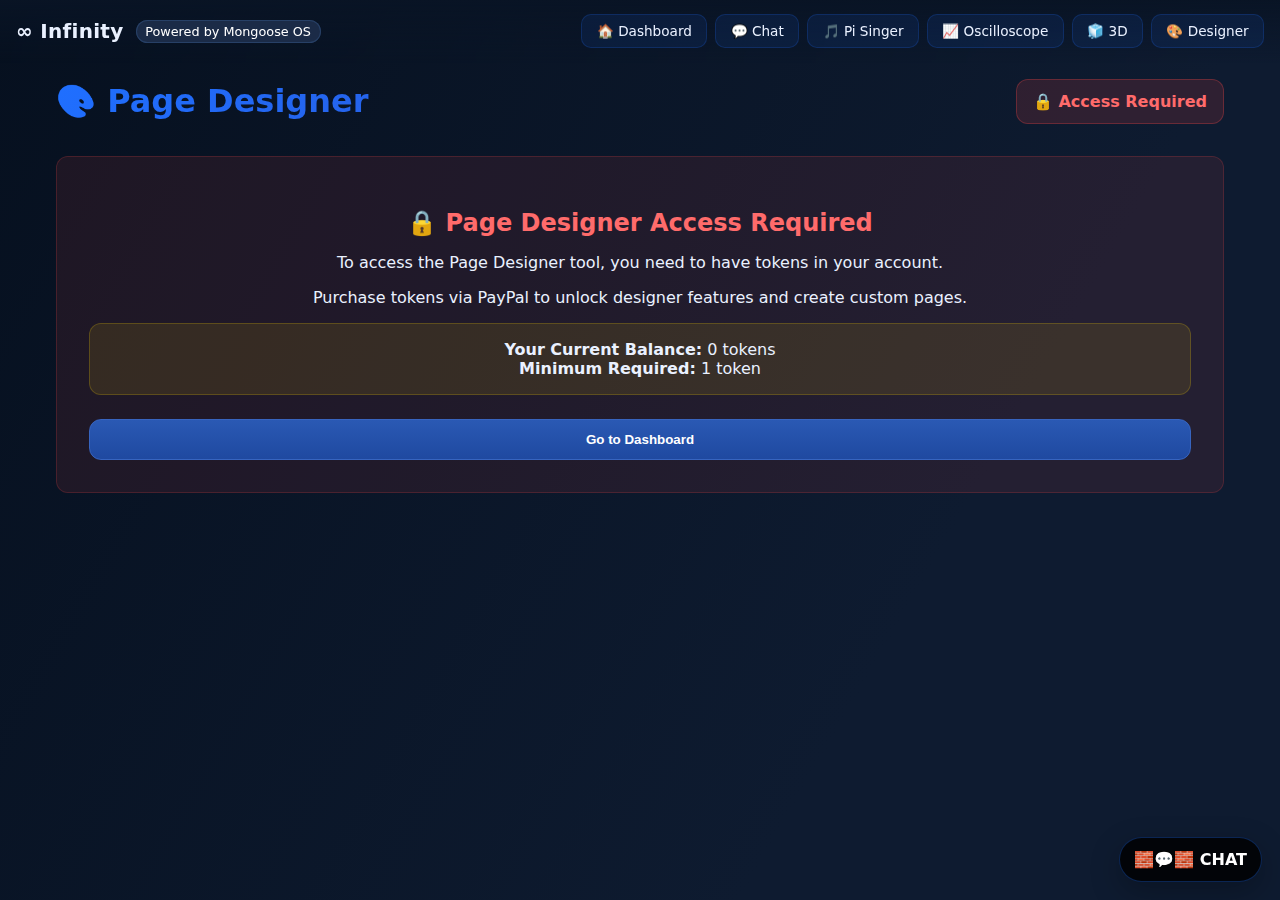
<file: designer/index.html>
<!doctype html>
<html lang="en">
<head>
  <meta charset="utf-8"/>
  <meta name="viewport" content="width=device-width,initial-scale=1,viewport-fit=cover"/>
  <title>∞ Page Designer - Infinity Portal</title>
  <style>
    :root {
      --bg: #0c1420;
      --bg2: #0f1a2a;
      --card: #101e30;
      --edge: #14243a;
      --text: #eaf1ff;
      --muted: #a7b6d9;
      --brand: #1f6fff;
      --chip: #2563eb;
      --ok: #22c55e;
      --warn: #f59e0b;
    }
    
    * { box-sizing: border-box; }
    
    body {
      margin: 0;
      background: linear-gradient(120deg, #06101f, #0e1b30 70%);
      color: var(--text);
      font-family: system-ui, -apple-system, Segoe UI, Roboto, Ubuntu, "Helvetica Neue", Arial;
      min-height: 100vh;
    }
    
    .wrap {
      max-width: 1200px;
      margin: 0 auto;
      padding: 1rem;
    }
    
    .card {
      background: radial-gradient(1200px 400px at 50% -100%, rgba(37, 99, 235, 0.4), transparent 60%), var(--card);
      border: 1px solid var(--edge);
      border-radius: 20px;
      padding: 1.5rem;
      box-shadow: 0 8px 30px rgba(0, 0, 0, 0.35);
      margin-bottom: 1rem;
    }
    
    .chip {
      display: inline-block;
      background: linear-gradient(180deg, #2a54a3, #184285);
      padding: 0.35rem 0.6rem;
      border-radius: 999px;
      font-size: 0.8rem;
      margin-bottom: 1rem;
    }
    
    .header {
      display: flex;
      justify-content: space-between;
      align-items: center;
      margin-bottom: 2rem;
    }
    
    .header h1 {
      margin: 0;
      font-size: 2rem;
      background: linear-gradient(135deg, #1f6fff, #2563eb);
      -webkit-background-clip: text;
      -webkit-text-fill-color: transparent;
      background-clip: text;
    }
    
    .access-badge {
      padding: 0.75rem 1rem;
      border-radius: 12px;
      font-weight: 600;
      display: flex;
      align-items: center;
      gap: 0.5rem;
    }
    
    .access-badge.granted {
      background: rgba(34, 197, 94, 0.15);
      border: 1px solid rgba(34, 197, 94, 0.3);
      color: var(--ok);
    }
    
    .access-badge.denied {
      background: rgba(239, 68, 68, 0.15);
      border: 1px solid rgba(239, 68, 68, 0.3);
      color: #ff6b6b;
    }
    
    .designer-grid {
      display: grid;
      grid-template-columns: 300px 1fr 300px;
      gap: 1rem;
    }
    
    @media (max-width: 1024px) {
      .designer-grid {
        grid-template-columns: 1fr;
      }
    }
    
    .section-title {
      font-size: 1.1rem;
      font-weight: 700;
      margin-bottom: 1rem;
      color: var(--brand);
    }
    
    .template-list {
      display: flex;
      flex-direction: column;
      gap: 0.75rem;
    }
    
    .template-item {
      padding: 1rem;
      background: var(--bg2);
      border: 1px solid var(--edge);
      border-radius: 12px;
      cursor: pointer;
      transition: all 0.2s;
    }
    
    .template-item:hover {
      border-color: var(--brand);
      background: rgba(31, 111, 255, 0.1);
    }
    
    .template-item.selected {
      border-color: var(--brand);
      background: rgba(31, 111, 255, 0.2);
    }
    
    .template-name {
      font-weight: 600;
      margin-bottom: 0.25rem;
    }
    
    .template-desc {
      font-size: 0.85rem;
      color: var(--muted);
    }
    
    .canvas-area {
      min-height: 500px;
      background: var(--bg2);
      border: 2px dashed var(--edge);
      border-radius: 12px;
      padding: 2rem;
      text-align: center;
      color: var(--muted);
    }
    
    .canvas-area.has-content {
      border-style: solid;
      text-align: left;
    }
    
    .control-group {
      margin-bottom: 1.5rem;
    }
    
    .control-label {
      display: block;
      font-weight: 600;
      margin-bottom: 0.5rem;
      font-size: 0.9rem;
    }
    
    .control-input {
      width: 100%;
      padding: 0.75rem;
      border: 1px solid var(--edge);
      border-radius: 8px;
      background: var(--bg2);
      color: var(--text);
      font-size: 0.95rem;
    }
    
    .control-input:focus {
      outline: none;
      border-color: var(--brand);
    }
    
    .color-picker {
      width: 100%;
      height: 40px;
      border: 1px solid var(--edge);
      border-radius: 8px;
      cursor: pointer;
    }
    
    .btn {
      width: 100%;
      padding: 0.75rem 1rem;
      background: linear-gradient(180deg, #2a59b4, #1f49a0);
      border: 1px solid #3764bf;
      color: white;
      border-radius: 12px;
      cursor: pointer;
      font-weight: 600;
      transition: all 0.2s;
      margin-top: 0.5rem;
    }
    
    .btn:hover {
      transform: translateY(-2px);
      box-shadow: 0 4px 12px rgba(31, 111, 255, 0.3);
    }
    
    .btn-secondary {
      background: rgba(31, 111, 255, 0.2);
      border-color: var(--brand);
    }
    
    .toggle-section {
      display: flex;
      align-items: center;
      justify-content: space-between;
      padding: 0.75rem;
      background: var(--bg2);
      border: 1px solid var(--edge);
      border-radius: 8px;
      margin-bottom: 0.5rem;
      cursor: pointer;
    }
    
    .toggle-section:hover {
      border-color: var(--brand);
    }
    
    .toggle-checkbox {
      width: 20px;
      height: 20px;
      cursor: pointer;
    }
    
    .locked-message {
      padding: 2rem;
      text-align: center;
      background: rgba(239, 68, 68, 0.1);
      border: 1px solid rgba(239, 68, 68, 0.2);
      border-radius: 12px;
      margin: 2rem 0;
    }
    
    .locked-message h2 {
      color: #ff6b6b;
      margin-bottom: 1rem;
    }
    
    .token-info {
      padding: 1rem;
      background: rgba(255, 215, 0, 0.1);
      border: 1px solid rgba(255, 215, 0, 0.2);
      border-radius: 12px;
      margin-bottom: 1rem;
    }
  </style>
</head>
<body>

<div id="infinity-header-mount"></div>

<main class="wrap">
  <div class="header">
    <h1>🎨 Page Designer</h1>
    <div id="accessBadge" class="access-badge denied">
      🔒 Access Required
    </div>
  </div>

  <div id="accessCheck">
    <!-- Content will be loaded based on access -->
  </div>
</main>

<script src="../pages/shared-header.js"></script>
<script src="../chat/widget.js"></script>
<script src="../tokens/economy.js"></script>

<script>
// Page Designer Implementation
const tokenEconomy = new TokenEconomy();
const stats = tokenEconomy.getStats();

const accessBadge = document.getElementById('accessBadge');
const accessCheck = document.getElementById('accessCheck');

// Check access
if (stats.hasDesignerAccess || stats.isAdmin) {
  // Grant access
  accessBadge.className = 'access-badge granted';
  accessBadge.innerHTML = stats.isAdmin 
    ? '👑 Admin Access' 
    : `✅ Designer Access (${stats.userBalance} tokens)`;
  
  renderDesigner();
} else {
  // Deny access
  accessBadge.className = 'access-badge denied';
  accessBadge.innerHTML = '🔒 Access Required';
  
  renderLockedMessage();
}

function renderLockedMessage() {
  accessCheck.innerHTML = `
    <div class="locked-message">
      <h2>🔒 Page Designer Access Required</h2>
      <p>To access the Page Designer tool, you need to have tokens in your account.</p>
      <p>Purchase tokens via PayPal to unlock designer features and create custom pages.</p>
      <div class="token-info">
        <strong>Your Current Balance:</strong> ${stats.userBalance} tokens<br>
        <strong>Minimum Required:</strong> 1 token
      </div>
      <button class="btn" onclick="window.location.href='../dashboard.html'">
        Go to Dashboard
      </button>
    </div>
  `;
}

function renderDesigner() {
  accessCheck.innerHTML = `
    <div class="token-info">
      <strong>🧱🍄⭐ Your Token Balance:</strong> ${stats.userBalance} tokens
      ${stats.isAdmin ? '<br><strong>👑 Admin Mode:</strong> Unlimited page creation' : ''}
    </div>

    <div class="designer-grid">
      <!-- Left Panel: Templates -->
      <div class="card">
        <div class="section-title">📋 Templates</div>
        <div class="template-list" id="templateList">
          <div class="template-item" data-template="blank" onclick="selectTemplate('blank')">
            <div class="template-name">⬜ Blank Page</div>
            <div class="template-desc">Start from scratch</div>
          </div>
          <div class="template-item" data-template="chat" onclick="selectTemplate('chat')">
            <div class="template-name">💬 Chat Page</div>
            <div class="template-desc">AI chat interface</div>
          </div>
          <div class="template-item" data-template="dashboard" onclick="selectTemplate('dashboard')">
            <div class="template-name">📊 Dashboard</div>
            <div class="template-desc">Overview page</div>
          </div>
          <div class="template-item" data-template="tools" onclick="selectTemplate('tools')">
            <div class="template-name">🛠️ Tools Page</div>
            <div class="template-desc">Utility collection</div>
          </div>
        </div>
      </div>

      <!-- Center: Canvas -->
      <div class="card">
        <div class="section-title">🖼️ Preview</div>
        <div class="canvas-area" id="canvas">
          <p>Select a template to get started</p>
          <p style="font-size: 3rem; opacity: 0.3;">🎨</p>
        </div>
      </div>

      <!-- Right Panel: Controls -->
      <div class="card">
        <div class="section-title">⚙️ Customize</div>
        
        <div class="control-group">
          <label class="control-label">Page Name</label>
          <input type="text" class="control-input" id="pageName" placeholder="My Custom Page">
        </div>

        <div class="control-group">
          <label class="control-label">Page Title</label>
          <input type="text" class="control-input" id="pageTitle" placeholder="∞ My Page">
        </div>

        <div class="control-group">
          <label class="control-label">Token Cost</label>
          <input type="number" class="control-input" id="tokenCost" value="10" min="0">
        </div>

        <div class="control-group">
          <label class="control-label">Brand Color</label>
          <input type="color" class="color-picker" id="brandColor" value="#1f6fff">
        </div>

        <div class="control-group">
          <label class="control-label">Background Style</label>
          <select class="control-input" id="bgStyle">
            <option value="gradient">Dark Gradient</option>
            <option value="solid">Solid Dark</option>
            <option value="light">Light Theme</option>
          </select>
        </div>

        <div class="section-title" style="margin-top: 2rem;">📦 Components</div>
        
        <div class="toggle-section" onclick="toggleComponent('chat')">
          <span>💬 Chat Widget</span>
          <input type="checkbox" class="toggle-checkbox" id="comp-chat" checked>
        </div>

        <div class="toggle-section" onclick="toggleComponent('tokens')">
          <span>🧱 Token Display</span>
          <input type="checkbox" class="toggle-checkbox" id="comp-tokens" checked>
        </div>

        <div class="toggle-section" onclick="toggleComponent('header')">
          <span>📱 Navigation Header</span>
          <input type="checkbox" class="toggle-checkbox" id="comp-header" checked>
        </div>

        <button class="btn" onclick="savePage()">💾 Save Page</button>
        <button class="btn btn-secondary" onclick="exportPage()">📤 Export HTML</button>
        <button class="btn btn-secondary" onclick="resetDesigner()">🔄 Reset</button>
      </div>
    </div>
  `;
}

let selectedTemplate = null;
let pageConfig = {
  template: null,
  name: '',
  title: '',
  tokenCost: 10,
  brandColor: '#1f6fff',
  bgStyle: 'gradient',
  components: {
    chat: true,
    tokens: true,
    header: true
  }
};

function selectTemplate(template) {
  selectedTemplate = template;
  
  // Update UI
  document.querySelectorAll('.template-item').forEach(item => {
    item.classList.remove('selected');
  });
  document.querySelector(`[data-template="${template}"]`).classList.add('selected');
  
  // Update canvas
  const canvas = document.getElementById('canvas');
  canvas.className = 'canvas-area has-content';
  canvas.innerHTML = `
    <h3>Template: ${template}</h3>
    <p>Customize your page using the controls on the right.</p>
    <div style="padding: 2rem; background: var(--bg2); border-radius: 12px; margin-top: 1rem;">
      <strong>Preview:</strong> Your ${template} page will appear here
    </div>
  `;
  
  pageConfig.template = template;
}

function toggleComponent(component) {
  const checkbox = document.getElementById(`comp-${component}`);
  checkbox.checked = !checkbox.checked;
  pageConfig.components[component] = checkbox.checked;
}

function savePage() {
  // Collect all values
  pageConfig.name = document.getElementById('pageName').value || 'Untitled Page';
  pageConfig.title = document.getElementById('pageTitle').value || '∞ Infinity';
  pageConfig.tokenCost = parseInt(document.getElementById('tokenCost').value) || 10;
  pageConfig.brandColor = document.getElementById('brandColor').value;
  pageConfig.bgStyle = document.getElementById('bgStyle').value;
  
  if (!pageConfig.template) {
    alert('Please select a template first!');
    return;
  }
  
  // Save to localStorage
  const pages = JSON.parse(localStorage.getItem('designer_pages') || '[]');
  pageConfig.id = 'page_' + Date.now();
  pageConfig.createdAt = new Date().toISOString();
  pages.push(pageConfig);
  localStorage.setItem('designer_pages', JSON.stringify(pages));
  
  alert(`✅ Page "${pageConfig.name}" saved successfully!\n\nYou can find it in your saved pages.`);
}

function exportPage() {
  if (!pageConfig.template) {
    alert('Please select a template first!');
    return;
  }
  
  alert('Export feature coming soon! This will generate a complete HTML file for your page.');
}

function resetDesigner() {
  if (confirm('Reset the designer? This will clear your current work.')) {
    pageConfig = {
      template: null,
      name: '',
      title: '',
      tokenCost: 10,
      brandColor: '#1f6fff',
      bgStyle: 'gradient',
      components: { chat: true, tokens: true, header: true }
    };
    renderDesigner();
  }
}
</script>

</body>
</html>
</file>
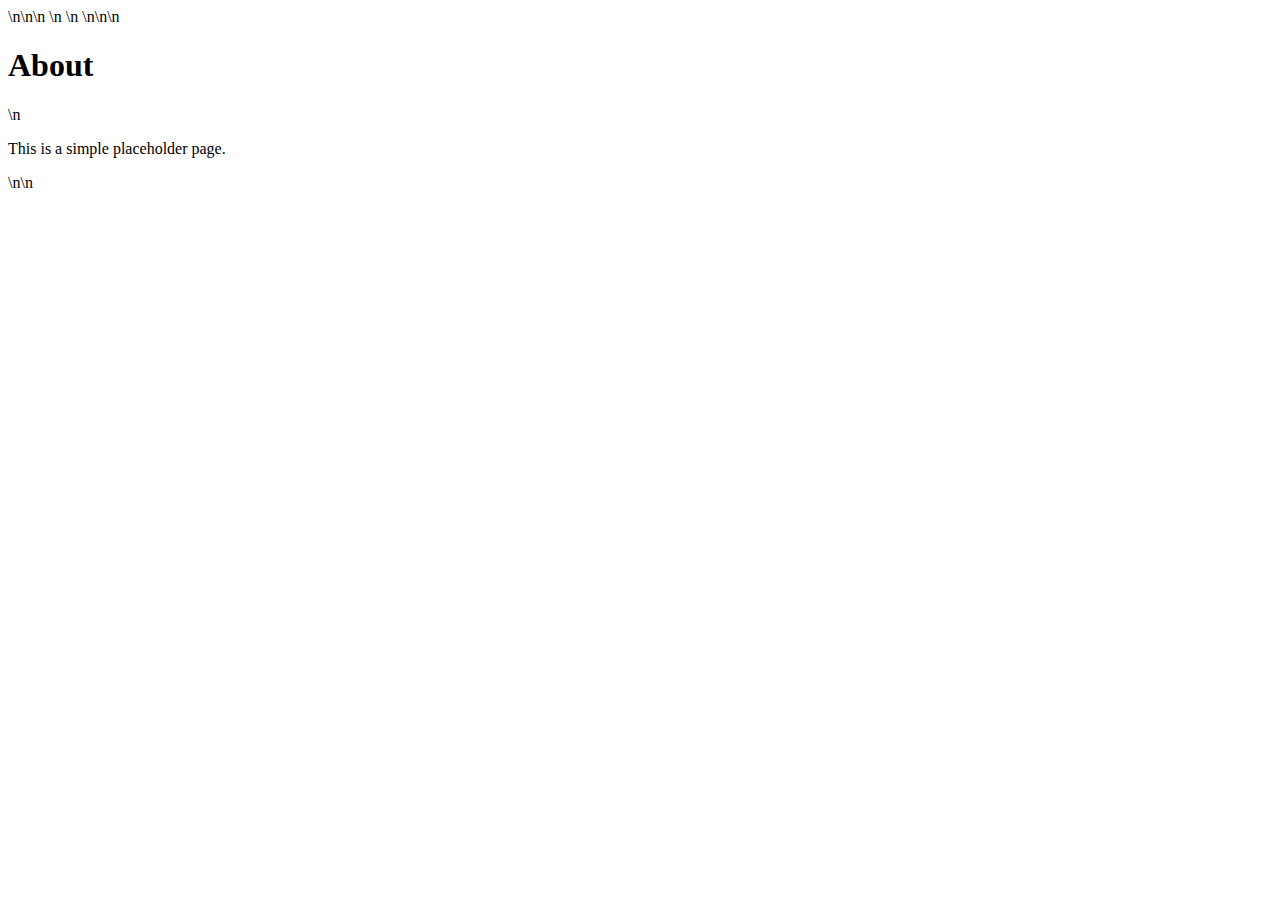
<file: about.html>
<!DOCTYPE html>\n<html lang="en">\n<head>\n    <meta charset="UTF-8">\n    <meta name="viewport" content="width=device-width, initial-scale=1.0">\n    <title>About</title>\n</head>\n<body>\n    <h1>About</h1>\n    <p>This is a simple placeholder page.</p>\n</body>\n</html>
</file>
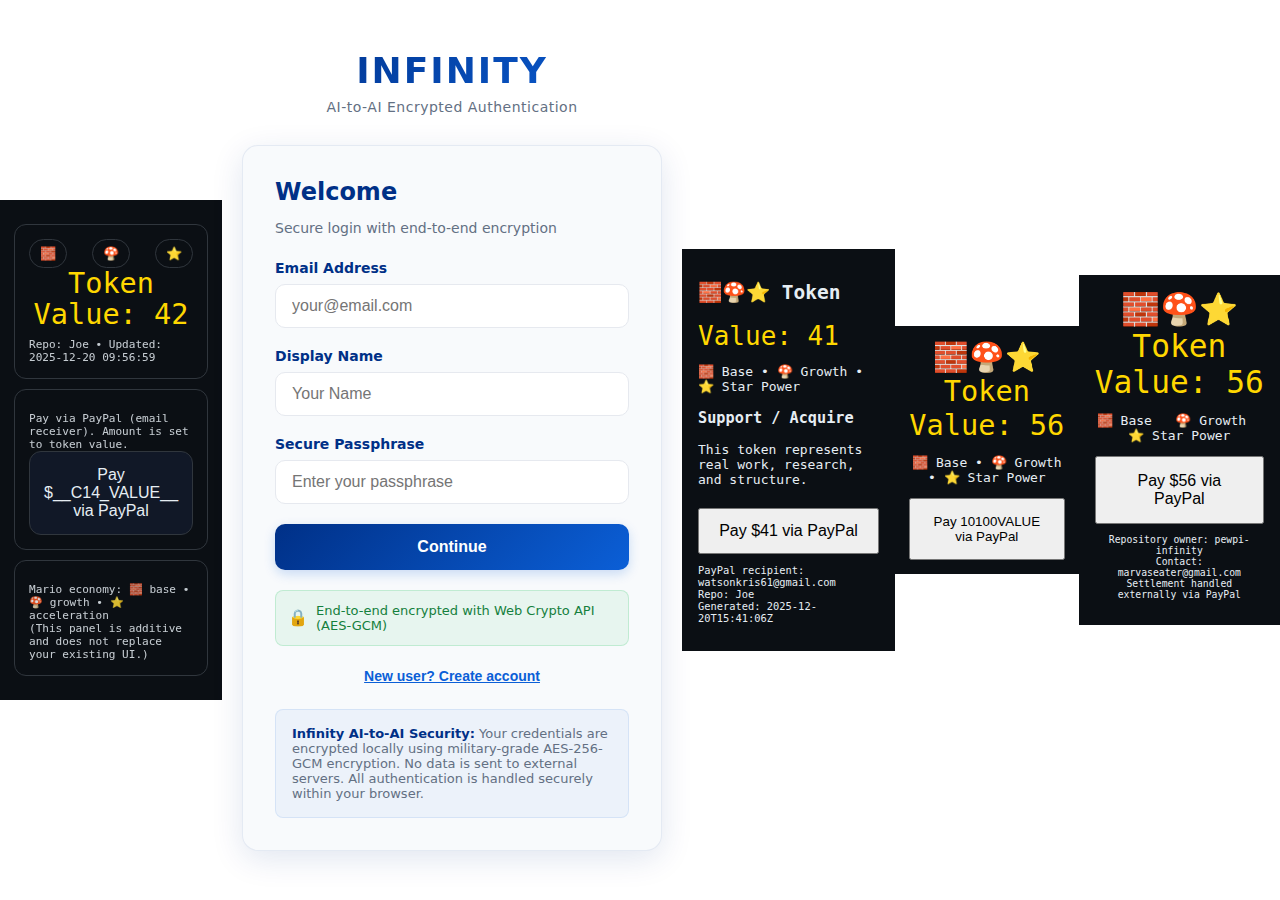
<file: index_2.html>
<!doctype html>
<html lang="en">
<head>
  <meta charset="utf-8"/>
  <meta name="viewport" content="width=device-width,initial-scale=1,viewport-fit=cover"/>
  <title>Infinity AI-to-AI Encrypted Login</title>
  <meta name="color-scheme" content="light dark"/>
  <style>
    :root {
      --blue-1: #003087;
      --blue-2: #0b5fd7;
      --bg: #fff;
      --panel: #f8fafc;
      --muted: #637083;
      --radius: 12px;
      --gradient: linear-gradient(135deg, var(--blue-1), var(--blue-2));
      font-family: system-ui, "Segoe UI", Roboto, Arial, sans-serif;
    }
    
    html, body { 
      margin: 0; 
      padding: 0; 
      background: var(--bg); 
      color: #051426; 
      min-height: 100vh;
      display: flex;
      align-items: center;
      justify-content: center;
    }
    
    .login-container {
      width: 100%;
      max-width: 420px;
      padding: 20px;
    }
    
    .logo-header {
      text-align: center;
      margin-bottom: 30px;
    }
    
    .logo-text {
      font-weight: 800;
      color: var(--blue-1);
      font-size: 36px;
      letter-spacing: 2px;
      margin: 0;
      background: var(--gradient);
      -webkit-background-clip: text;
      -webkit-text-fill-color: transparent;
      background-clip: text;
    }
    
    .logo-subtitle {
      font-size: 14px;
      color: var(--muted);
      margin-top: 8px;
      letter-spacing: 0.5px;
    }
    
    .login-card {
      background: var(--panel);
      border-radius: 16px;
      padding: 32px;
      box-shadow: 0 8px 32px rgba(0, 48, 135, 0.12);
      border: 1px solid rgba(0, 48, 135, 0.08);
    }
    
    .login-card h2 {
      margin: 0 0 8px 0;
      color: var(--blue-1);
      font-size: 24px;
      font-weight: 700;
    }
    
    .login-card .subtitle {
      font-size: 14px;
      color: var(--muted);
      margin-bottom: 24px;
    }
    
    .form-group {
      margin-bottom: 20px;
    }
    
    .form-group label {
      display: block;
      font-weight: 600;
      color: var(--blue-1);
      margin-bottom: 8px;
      font-size: 14px;
    }
    
    .form-group input {
      width: 100%;
      padding: 12px 16px;
      border: 1.5px solid #e6e9ef;
      border-radius: 10px;
      font-size: 16px;
      transition: all 0.2s;
      box-sizing: border-box;
    }
    
    .form-group input:focus {
      outline: none;
      border-color: var(--blue-2);
      box-shadow: 0 0 0 3px rgba(11, 95, 215, 0.1);
    }
    
    .btn-primary {
      width: 100%;
      padding: 14px;
      background: var(--gradient);
      color: #fff;
      border: none;
      border-radius: 10px;
      font-size: 16px;
      font-weight: 700;
      cursor: pointer;
      transition: all 0.2s;
      box-shadow: 0 4px 12px rgba(11, 95, 215, 0.2);
    }
    
    .btn-primary:hover {
      transform: translateY(-2px);
      box-shadow: 0 6px 20px rgba(11, 95, 215, 0.3);
    }
    
    .btn-primary:disabled {
      opacity: 0.6;
      cursor: not-allowed;
      transform: none;
    }
    
    .encryption-badge {
      display: flex;
      align-items: center;
      justify-content: center;
      gap: 8px;
      margin-top: 20px;
      padding: 12px;
      background: rgba(34, 197, 94, 0.08);
      border: 1px solid rgba(34, 197, 94, 0.2);
      border-radius: 8px;
      font-size: 13px;
      color: #15803d;
    }
    
    .encryption-badge::before {
      content: "🔒";
      font-size: 16px;
    }
    
    .status-message {
      margin-top: 16px;
      padding: 12px;
      border-radius: 8px;
      font-size: 14px;
      text-align: center;
      display: none;
    }
    
    .status-message.success {
      background: rgba(34, 197, 94, 0.1);
      color: #15803d;
      border: 1px solid rgba(34, 197, 94, 0.2);
      display: block;
    }
    
    .status-message.error {
      background: rgba(239, 68, 68, 0.1);
      color: #991b1b;
      border: 1px solid rgba(239, 68, 68, 0.2);
      display: block;
    }
    
    .divider {
      margin: 24px 0;
      text-align: center;
      position: relative;
    }
    
    .divider::before {
      content: "";
      position: absolute;
      top: 50%;
      left: 0;
      right: 0;
      height: 1px;
      background: #e6e9ef;
    }
    
    .divider span {
      position: relative;
      background: var(--panel);
      padding: 0 12px;
      color: var(--muted);
      font-size: 13px;
    }
    
    .toggle-mode {
      text-align: center;
      margin-top: 20px;
    }
    
    .toggle-mode button {
      background: none;
      border: none;
      color: var(--blue-2);
      font-weight: 600;
      cursor: pointer;
      text-decoration: underline;
      font-size: 14px;
    }
    
    .info-box {
      margin-top: 24px;
      padding: 16px;
      background: rgba(11, 95, 215, 0.05);
      border: 1px solid rgba(11, 95, 215, 0.1);
      border-radius: 8px;
      font-size: 13px;
      color: var(--muted);
    }
    
    .info-box strong {
      color: var(--blue-1);
    }
    
    @media (max-width: 600px) {
      .login-container {
        padding: 16px;
      }
      
      .login-card {
        padding: 24px;
      }
      
      .logo-text {
        font-size: 28px;
      }
    }
  </style>
</head>
<body>
<!-- C14_MARIO_TOKEN_PANEL_START -->
<style>
.c14wrap{font-family:monospace;background:#0b0f14;color:#e6edf3;padding:14px}
.c14card{border:1px solid #30363d;border-radius:12px;padding:14px;margin:10px 0}
.c14value{font-size:2.2em;text-align:center;color:#ffd700;line-height:1.1}
.c14row{display:flex;justify-content:space-between;gap:10px;flex-wrap:wrap}
.c14pill{border:1px solid #30363d;border-radius:999px;padding:6px 10px}
.c14btn{display:block;width:100%;padding:14px;border-radius:12px;border:1px solid #30363d;background:#111827;color:#e6edf3;font-size:1em}
.c14note{opacity:.85;font-size:.85em;margin-top:8px}
</style>
<div class="c14wrap">
  <div class="c14card">
    <div class="c14row">
      <div class="c14pill">🧱</div>
      <div class="c14pill">🍄</div>
      <div class="c14pill">⭐</div>
    </div>
    <div class="c14value">Token Value: 42</div>
    <div class="c14note">Repo: Joe • Updated: 2025-12-20 09:56:59</div>
  </div>

  <div class="c14card">
    <div class="c14note">Pay via PayPal (email receiver). Amount is set to token value.</div>
    <form action="https://www.paypal.com/cgi-bin/webscr" method="get" target="_blank">
      <input type="hidden" name="cmd" value="_xclick">
      <input type="hidden" name="business" value="watsonkris61@gmail.com">
      <input type="hidden" name="item_name" value="__C14_REPO__ Token 🧱🍄⭐">
      <input type="hidden" name="amount" value="__C14_VALUE__">
      <input type="hidden" name="currency_code" value="USD">
      <button class="c14btn" type="submit">Pay $__C14_VALUE__ via PayPal</button>
    </form>
  </div>

  <div class="c14card">
    <div class="c14note">
      Mario economy: 🧱 base • 🍄 growth • ⭐ acceleration<br>
      (This panel is additive and does not replace your existing UI.)
    </div>
  </div>
</div>
<!-- C14_MARIO_TOKEN_PANEL_END -->
  <div class="login-container">
    <div class="logo-header">
      <h1 class="logo-text">INFINITY</h1>
      <p class="logo-subtitle">AI-to-AI Encrypted Authentication</p>
    </div>
    
    <div class="login-card">
      <h2 id="cardTitle">Welcome</h2>
      <p class="subtitle">Secure login with end-to-end encryption</p>
      
      <form id="loginForm">
        <div class="form-group">
          <label for="email">Email Address</label>
          <input type="email" id="email" name="email" required autocomplete="email" placeholder="your@email.com">
        </div>
        
        <div class="form-group">
          <label for="username">Display Name</label>
          <input type="text" id="username" name="username" required autocomplete="name" placeholder="Your Name">
        </div>
        
        <div class="form-group">
          <label for="passphrase">Secure Passphrase</label>
          <input type="password" id="passphrase" name="passphrase" required autocomplete="current-password" placeholder="Enter your passphrase">
        </div>
        
        <button type="submit" class="btn-primary" id="submitBtn">
          <span id="btnText">Continue</span>
        </button>
        
        <div class="encryption-badge">
          End-to-end encrypted with Web Crypto API (AES-GCM)
        </div>
        
        <div class="status-message" id="statusMessage"></div>
      </form>
      
      <div class="toggle-mode">
        <button type="button" id="toggleMode">New user? Create account</button>
      </div>
      
      <div class="info-box">
        <strong>Infinity AI-to-AI Security:</strong> Your credentials are encrypted locally using military-grade AES-256-GCM encryption. No data is sent to external servers. All authentication is handled securely within your browser.
      </div>
    </div>
  </div>

  <script>
    // Infinity AI-to-AI Encrypted Login System
    // Uses Web Crypto API for secure encryption
    
    const STORAGE_KEYS = {
      USER_DATA: 'infinity_user_encrypted',
      USER_SESSION: 'infinity_session',
      ENCRYPTION_SALT: 'infinity_salt',
      AUTH_TOKEN: 'infinity_auth_token'
    };
    
    let isSignupMode = false;
    
    // Initialize on page load
    window.addEventListener('DOMContentLoaded', () => {
      checkExistingSession();
      setupEventListeners();
    });
    
    function setupEventListeners() {
      document.getElementById('loginForm').addEventListener('submit', handleFormSubmit);
      document.getElementById('toggleMode').addEventListener('click', toggleAuthMode);
    }
    
    function toggleAuthMode() {
      isSignupMode = !isSignupMode;
      const cardTitle = document.getElementById('cardTitle');
      const toggleBtn = document.getElementById('toggleMode');
      const btnText = document.getElementById('btnText');
      
      if (isSignupMode) {
        cardTitle.textContent = 'Create Account';
        toggleBtn.textContent = 'Already have an account? Login';
        btnText.textContent = 'Create Account';
      } else {
        cardTitle.textContent = 'Welcome Back';
        toggleBtn.textContent = 'New user? Create account';
        btnText.textContent = 'Login';
      }
    }
    
    async function handleFormSubmit(event) {
      event.preventDefault();
      
      const email = document.getElementById('email').value.trim();
      const username = document.getElementById('username').value.trim();
      const passphrase = document.getElementById('passphrase').value;
      
      if (!email || !username || !passphrase) {
        showStatus('Please fill in all fields', 'error');
        return;
      }
      
      const submitBtn = document.getElementById('submitBtn');
      submitBtn.disabled = true;
      document.getElementById('btnText').textContent = 'Processing...';
      
      try {
        if (isSignupMode) {
          await handleSignup(email, username, passphrase);
        } else {
          await handleLogin(email, username, passphrase);
        }
      } catch (error) {
        console.error('Authentication error:', error);
        showStatus('Authentication failed. Please try again.', 'error');
        submitBtn.disabled = false;
        document.getElementById('btnText').textContent = isSignupMode ? 'Create Account' : 'Login';
      }
    }
    
    async function handleSignup(email, username, passphrase) {
      // Generate and store salt for key derivation
      const salt = generateSalt();
      localStorage.setItem(STORAGE_KEYS.ENCRYPTION_SALT, salt);
      
      // Generate encryption key from passphrase and salt
      const encryptionKey = await deriveKey(passphrase, salt);
      
      // Create user data object
      const userData = {
        email: email,
        username: username,
        createdAt: new Date().toISOString(),
        userId: generateUserId(),
        role: 'user',
        settings: {
          theme: 'auto',
          notifications: true
        }
      };
      
      // Encrypt and store user data
      const encryptedData = await encryptData(JSON.stringify(userData), encryptionKey);
      localStorage.setItem(STORAGE_KEYS.USER_DATA, encryptedData);
      
      // Create session
      await createSession(userData);
      
      showStatus('Account created successfully! Redirecting...', 'success');
      setTimeout(() => redirectToApp(), 1500);
    }
    
    async function handleLogin(email, username, passphrase) {
      // Check if user exists
      const encryptedData = localStorage.getItem(STORAGE_KEYS.USER_DATA);
      const salt = localStorage.getItem(STORAGE_KEYS.ENCRYPTION_SALT);
      
      if (!encryptedData || !salt) {
        showStatus('No account found. Please create an account first.', 'error');
        setTimeout(() => {
          isSignupMode = true;
          toggleAuthMode();
        }, 1500);
        return;
      }
      
      try {
        // Derive key from passphrase and stored salt
        const encryptionKey = await deriveKey(passphrase, salt);
        
        // Decrypt user data
        const decryptedData = await decryptData(encryptedData, encryptionKey);
        const userData = JSON.parse(decryptedData);
        
        // Verify email matches
        if (userData.email !== email) {
          showStatus('Invalid credentials', 'error');
          return;
        }
        
        // Create session
        await createSession(userData);
        
        showStatus('Login successful! Redirecting...', 'success');
        setTimeout(() => redirectToApp(), 1500);
      } catch (error) {
        showStatus('Invalid credentials or passphrase', 'error');
        throw error;
      }
    }
    
    async function deriveKey(passphrase, salt) {
      // Import passphrase as key material
      const encoder = new TextEncoder();
      const keyMaterial = await crypto.subtle.importKey(
        'raw',
        encoder.encode(passphrase),
        'PBKDF2',
        false,
        ['deriveBits', 'deriveKey']
      );
      
      // Derive AES-GCM key
      const key = await crypto.subtle.deriveKey(
        {
          name: 'PBKDF2',
          salt: encoder.encode(salt),
          iterations: 100000,
          hash: 'SHA-256'
        },
        keyMaterial,
        { name: 'AES-GCM', length: 256 },
        false,
        ['encrypt', 'decrypt']
      );
      
      return key;
    }
    
    async function encryptData(data, key) {
      const encoder = new TextEncoder();
      const iv = crypto.getRandomValues(new Uint8Array(12));
      
      const encryptedContent = await crypto.subtle.encrypt(
        {
          name: 'AES-GCM',
          iv: iv
        },
        key,
        encoder.encode(data)
      );
      
      // Combine IV and encrypted content
      const encryptedArray = new Uint8Array(iv.length + encryptedContent.byteLength);
      encryptedArray.set(iv, 0);
      encryptedArray.set(new Uint8Array(encryptedContent), iv.length);
      
      // Convert to base64 for storage
      return btoa(String.fromCharCode(...encryptedArray));
    }
    
    async function decryptData(encryptedBase64, key) {
      // Decode from base64
      const encryptedArray = new Uint8Array(
        atob(encryptedBase64).split('').map(char => char.charCodeAt(0))
      );
      
      // Extract IV and encrypted content
      const iv = encryptedArray.slice(0, 12);
      const encryptedContent = encryptedArray.slice(12);
      
      const decryptedContent = await crypto.subtle.decrypt(
        {
          name: 'AES-GCM',
          iv: iv
        },
        key,
        encryptedContent
      );
      
      const decoder = new TextDecoder();
      return decoder.decode(decryptedContent);
    }
    
    async function createSession(userData) {
      // Create session data
      const sessionData = {
        userId: userData.userId,
        email: userData.email,
        username: userData.username,
        role: userData.role,
        loginTime: new Date().toISOString(),
        expiresAt: new Date(Date.now() + 24 * 60 * 60 * 1000).toISOString(), // 24 hours
        settings: userData.settings
      };
      
      // Store in sessionStorage for current session
      sessionStorage.setItem(STORAGE_KEYS.USER_SESSION, JSON.stringify(sessionData));
      
      // Generate auth token
      const authToken = await generateAuthToken(userData);
      sessionStorage.setItem(STORAGE_KEYS.AUTH_TOKEN, authToken);
      
      // Also store minimal data in localStorage for persistence
      localStorage.setItem('infinity_user', JSON.stringify({
        email: userData.email,
        username: userData.username,
        lastLogin: new Date().toISOString()
      }));
    }
    
    function checkExistingSession() {
      const session = sessionStorage.getItem(STORAGE_KEYS.USER_SESSION);
      
      if (session) {
        try {
          const sessionData = JSON.parse(session);
          const expiresAt = new Date(sessionData.expiresAt);
          
          if (expiresAt > new Date()) {
            // Valid session exists, redirect to app
            redirectToApp();
          } else {
            // Session expired, clear it
            sessionStorage.clear();
          }
        } catch (error) {
          sessionStorage.clear();
        }
      }
    }
    
    async function generateAuthToken(userData) {
      const tokenData = {
        userId: userData.userId,
        email: userData.email,
        timestamp: Date.now(),
        random: Math.random().toString(36)
      };
      
      const encoder = new TextEncoder();
      const data = encoder.encode(JSON.stringify(tokenData));
      const hashBuffer = await crypto.subtle.digest('SHA-256', data);
      const hashArray = Array.from(new Uint8Array(hashBuffer));
      const hashHex = hashArray.map(b => b.toString(16).padStart(2, '0')).join('');
      
      return hashHex;
    }
    
    function generateUserId() {
      return 'user_' + Date.now() + '_' + Math.random().toString(36).substr(2, 9);
    }
    
    function generateSalt() {
      return Array.from(crypto.getRandomValues(new Uint8Array(16)))
        .map(b => b.toString(16).padStart(2, '0'))
        .join('');
    }
    
    function showStatus(message, type) {
      const statusElement = document.getElementById('statusMessage');
      statusElement.textContent = message;
      statusElement.className = 'status-message ' + type;
      
      if (type === 'error') {
        setTimeout(() => {
          statusElement.style.display = 'none';
        }, 3000);
      }
    }
    
    function redirectToApp() {
      // Check if there's a redirect URL in the query params
      const urlParams = new URLSearchParams(window.location.search);
      const redirectUrl = urlParams.get('redirect');
      
      if (redirectUrl) {
        window.location.href = decodeURIComponent(redirectUrl);
      } else {
        // Redirect to dashboard - use relative path from current location
        const currentPath = window.location.pathname;
        const basePath = currentPath.substring(0, currentPath.lastIndexOf('/') + 1);
        window.location.href = basePath + 'dashboard.html';
      }
    }
    
    // Expose authentication state globally for other apps
    window.InfinityAuth = {
      getSession: function() {
        const session = sessionStorage.getItem(STORAGE_KEYS.USER_SESSION);
        return session ? JSON.parse(session) : null;
      },
      
      getAuthToken: function() {
        return sessionStorage.getItem(STORAGE_KEYS.AUTH_TOKEN);
      },
      
      isAuthenticated: function() {
        const session = this.getSession();
        if (!session) return false;
        
        const expiresAt = new Date(session.expiresAt);
        return expiresAt > new Date();
      },
      
      logout: function() {
        sessionStorage.clear();
        window.location.href = '/';
      },
      
      getUserInfo: function() {
        const session = this.getSession();
        if (!session) return null;
        
        return {
          userId: session.userId,
          email: session.email,
          username: session.username,
          role: session.role,
          settings: session.settings
        };
      }
    };
  </script>
</body>
</html>
<!-- C13B0_TOKEN_BLOCK -->
<style>
.c13b0{font-family:monospace;background:#0b0f14;color:#e6edf3;padding:16px}
.c13b0 .value{font-size:2em;color:#ffd700}
.c13b0 button{padding:12px;font-size:1em;width:100%;margin-top:8px}
</style>

<div class="c13b0">
  <h2>🧱🍄⭐ Token</h2>
  <div class="value">Value: 41</div>
  <p>🧱 Base • 🍄 Growth • ⭐ Star Power</p>

  <h3>Support / Acquire</h3>
  <p>This token represents real work, research, and structure.</p>

  <a href="https://www.paypal.com/paypalme/watsonkris61@gmail.com/41" target="_blank">
    <button>Pay $41 via PayPal</button>
  </a>

  <p style="font-size:0.8em;">
    PayPal recipient: watsonkris61@gmail.com<br/>
    Repo: Joe<br/>
    Generated: 2025-12-20T15:41:06Z
  </p>
</div>
<!-- C14_MARIO_PANEL_START -->
<div style="font-family:monospace;background:#0b0f14;color:#e6edf3;padding:14px;margin:14px 0">
  <div style="font-size:2.2em;color:#ffd700;text-align:center">
    🧱🍄⭐ Token Value: 56
  </div>
  <p style="text-align:center">🧱 Base • 🍄 Growth • ⭐ Star Power</p>
  <form action="https://www.paypal.com/cgi-bin/webscr" method="get" target="_blank">
    <input type="hidden" name="cmd" value="_xclick">
    <input type="hidden" name="business" value="watsonkris61@gmail.com">
    <input type="hidden" name="item_name" value="Joe Token">
    <input type="hidden" name="amount" value="56">
    <input type="hidden" name="currency_code" value="USD">
    <button style="width:100%;padding:14px">Pay 10100VALUE via PayPal</button>
  </form>
</div>
<!-- C14_MARIO_PANEL_END -->
<!-- C14_TOKEN_PANEL_START -->
<div style="font-family:monospace;background:#0b0f14;color:#e6edf3;padding:16px;margin:16px 0">
  <div style="font-size:2.4em;color:#ffd700;text-align:center">
    🧱🍄⭐ Token Value: 56
  </div>

  <p style="text-align:center">
    🧱 Base &nbsp; 🍄 Growth &nbsp; ⭐ Star Power
  </p>

  <form action="https://www.paypal.com/cgi-bin/webscr" method="get" target="_blank">
    <input type="hidden" name="cmd" value="_xclick">
    <input type="hidden" name="business" value="watsonkris61@gmail.com">
    <input type="hidden" name="item_name" value="Joe Token">
    <input type="hidden" name="amount" value="56">
    <input type="hidden" name="currency_code" value="USD">
    <button style="width:100%;padding:14px;font-size:1em">
      Pay $56 via PayPal
    </button>
  </form>

  <p style="font-size:0.75em;text-align:center;margin-top:10px">
    Repository owner: pewpi-infinity<br/>
    Contact: marvaseater@gmail.com<br/>
    Settlement handled externally via PayPal
  </p>
</div>
<!-- C14_TOKEN_PANEL_END -->
</file>
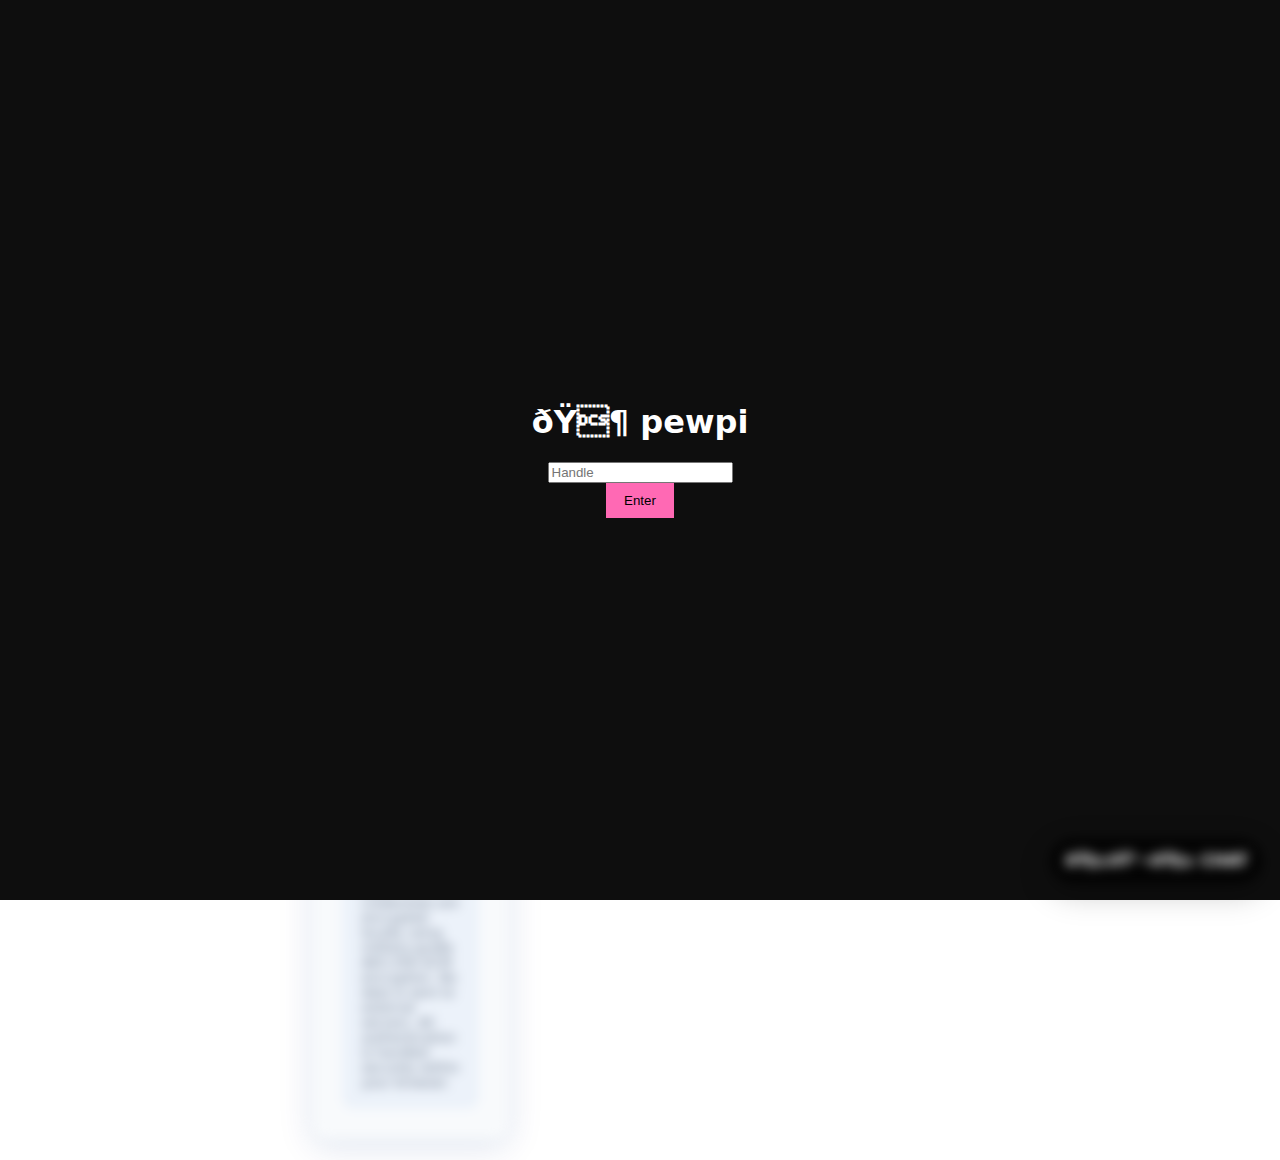
<file: index_original_backup.html>
<!doctype html>
[core]
	repositoryformatversion = 0
	filemode = true
	bare = false
	logallrefupdates = true
[remote "origin"]
	url = https://github.com/pewpi-infinity/infinity-brain-111.git
	fetch = +refs/heads/main:refs/remotes/origin/main
[branch "main"]
	remote = origin
	merge = refs/heads/main
<!-- 🐶 PEWPI SIGN-IN (GLOBAL) -->
<div id="pewpi-gate">
  <h1>🐶 pewpi</h1>
  <input id="pewpi_user" placeholder="Handle">
  <button onclick="pewpiUnlock()">Enter</button>
</div>
<script>
function pewpiUnlock(){
  localStorage.setItem("pewpi_user", document.getElementById("pewpi_user").value);
  document.getElementById("pewpi-gate").style.display="none";
  document.body.classList.add("pewpi-live");
}
if(localStorage.getItem("pewpi_user")){
  document.addEventListener("DOMContentLoaded",()=>{
    const g=document.getElementById("pewpi-gate");
    if(g) g.style.display="none";
    document.body.classList.add("pewpi-live");
  });
}
</script>
<style>
#pewpi-gate{position:fixed;inset:0;background:#0e0e0e;color:#fff;display:flex;flex-direction:column;align-items:center;justify-content:center;z-index:9999}
#pewpi-gate button{background:#ff69b4;border:0;padding:10px 18px}
body:not(.pewpi-live)>*:not(#pewpi-gate){filter:blur(6px);pointer-events:none}
</style>
<html lang="en">
<head>
  <meta charset="utf-8"/>
  <meta name="viewport" content="width=device-width,initial-scale=1,viewport-fit=cover"/>
  <title>∞ Joe</title>
  <meta name="color-scheme" content="light dark"/>
  <style>
    :root {
      --blue-1: #003087;
      --blue-2: #0b5fd7;
      --bg: #fff;
      --panel: #f8fafc;
      --muted: #637083;
      --radius: 12px;
      --gradient: linear-gradient(135deg, var(--blue-1), var(--blue-2));
      font-family: system-ui, "Segoe UI", Roboto, Arial, sans-serif;
    }
    
    html, body { 
      margin: 0; 
      padding: 0; 
      background: var(--bg); 
      color: #051426; 
      min-height: 100vh;
      display: flex;
      align-items: center;
      justify-content: center;
    }
    
    .login-container {
      width: 100%;
      max-width: 420px;
      padding: 20px;
    }
    
    .logo-header {
      text-align: center;
      margin-bottom: 30px;
    }
    
    .logo-text {
      font-weight: 800;
      color: var(--blue-1);
      font-size: 36px;
      letter-spacing: 2px;
      margin: 0;
      background: var(--gradient);
      -webkit-background-clip: text;
      -webkit-text-fill-color: transparent;
      background-clip: text;
    }
    
    .logo-subtitle {
      font-size: 14px;
      color: var(--muted);
      margin-top: 8px;
      letter-spacing: 0.5px;
    }
    
    .login-card {
      background: var(--panel);
      border-radius: 16px;
      padding: 32px;
      box-shadow: 0 8px 32px rgba(0, 48, 135, 0.12);
      border: 1px solid rgba(0, 48, 135, 0.08);
    }
    
    .login-card h2 {
      margin: 0 0 8px 0;
      color: var(--blue-1);
      font-size: 24px;
      font-weight: 700;
    }
    
    .login-card .subtitle {
      font-size: 14px;
      color: var(--muted);
      margin-bottom: 24px;
    }
    
    .form-group {
      margin-bottom: 20px;
    }
    
    .form-group label {
      display: block;
      font-weight: 600;
      color: var(--blue-1);
      margin-bottom: 8px;
      font-size: 14px;
    }
    
    .form-group input {
      width: 100%;
      padding: 12px 16px;
      border: 1.5px solid #e6e9ef;
      border-radius: 10px;
      font-size: 16px;
      transition: all 0.2s;
      box-sizing: border-box;
    }
    
    .form-group input:focus {
      outline: none;
      border-color: var(--blue-2);
      box-shadow: 0 0 0 3px rgba(11, 95, 215, 0.1);
    }
    
    .btn-primary {
      width: 100%;
      padding: 14px;
      background: var(--gradient);
      color: #fff;
      border: none;
      border-radius: 10px;
      font-size: 16px;
      font-weight: 700;
      cursor: pointer;
      transition: all 0.2s;
      box-shadow: 0 4px 12px rgba(11, 95, 215, 0.2);
    }
    
    .btn-primary:hover {
      transform: translateY(-2px);
      box-shadow: 0 6px 20px rgba(11, 95, 215, 0.3);
    }
    
    .btn-primary:disabled {
      opacity: 0.6;
      cursor: not-allowed;
      transform: none;
    }
    
    .encryption-badge {
      display: flex;
      align-items: center;
      justify-content: center;
      gap: 8px;
      margin-top: 20px;
      padding: 12px;
      background: rgba(34, 197, 94, 0.08);
      border: 1px solid rgba(34, 197, 94, 0.2);
      border-radius: 8px;
      font-size: 13px;
      color: #15803d;
    }
    
    .encryption-badge::before {
      content: "🔒";
      font-size: 16px;
    }
    
    .status-message {
      margin-top: 16px;
      padding: 12px;
      border-radius: 8px;
      font-size: 14px;
      text-align: center;
      display: none;
    }
    
    .status-message.success {
      background: rgba(34, 197, 94, 0.1);
      color: #15803d;
      border: 1px solid rgba(34, 197, 94, 0.2);
      display: block;
    }
    
    .status-message.error {
      background: rgba(239, 68, 68, 0.1);
      color: #991b1b;
      border: 1px solid rgba(239, 68, 68, 0.2);
      display: block;
    }
    
    .divider {
      margin: 24px 0;
      text-align: center;
      position: relative;
    }
    
    .divider::before {
      content: "";
      position: absolute;
      top: 50%;
      left: 0;
      right: 0;
      height: 1px;
      background: #e6e9ef;
    }
    
    .divider span {
      position: relative;
      background: var(--panel);
      padding: 0 12px;
      color: var(--muted);
      font-size: 13px;
    }
    
    .toggle-mode {
      text-align: center;
      margin-top: 20px;
    }
    
    .toggle-mode button {
      background: none;
      border: none;
      color: var(--blue-2);
      font-weight: 600;
      cursor: pointer;
      text-decoration: underline;
      font-size: 14px;
    }
    
    .info-box {
      margin-top: 24px;
      padding: 16px;
      background: rgba(11, 95, 215, 0.05);
      border: 1px solid rgba(11, 95, 215, 0.1);
      border-radius: 8px;
      font-size: 13px;
      color: var(--muted);
    }
    
    .info-box strong {
      color: var(--blue-1);
    }
    
    @media (max-width: 600px) {
      .login-container {
        padding: 16px;
      }
      
      .login-card {
        padding: 24px;
      }
      
      .logo-text {
        font-size: 28px;
      }
    }
  </style>
</head>
<body>
<!-- C14_MARIO_TOKEN_PANEL_START -->
<style>
.c14wrap{font-family:monospace;background:#0b0f14;color:#e6edf3;padding:14px}
.c14card{border:1px solid #30363d;border-radius:12px;padding:14px;margin:10px 0}
.c14value{font-size:2.2em;text-align:center;color:#ffd700;line-height:1.1}
.c14row{display:flex;justify-content:space-between;gap:10px;flex-wrap:wrap}
.c14pill{border:1px solid #30363d;border-radius:999px;padding:6px 10px}
.c14btn{display:block;width:100%;padding:14px;border-radius:12px;border:1px solid #30363d;background:#111827;color:#e6edf3;font-size:1em}
.c14note{opacity:.85;font-size:.85em;margin-top:8px}
</style>
<div class="c14wrap">
  <div class="c14card">
    <div class="c14row">
      <div class="c14pill">🧱</div>
      <div class="c14pill">🍄</div>
      <div class="c14pill">⭐</div>
    </div>
    <div class="c14value">Token Value: 42</div>
    <div class="c14note">Repo: Joe • Updated: 2025-12-20 09:56:59</div>
  </div>

  <div class="c14card">
    <div class="c14note">Pay via PayPal (email receiver). Amount is set to token value.</div>
    <form action="https://www.paypal.com/cgi-bin/webscr" method="get" target="_blank">
      <input type="hidden" name="cmd" value="_xclick">
      <input type="hidden" name="business" value="watsonkris61@gmail.com">
      <input type="hidden" name="item_name" value="__C14_REPO__ Token 🧱🍄⭐">
      <input type="hidden" name="amount" value="__C14_VALUE__">
      <input type="hidden" name="currency_code" value="USD">
      <button class="c14btn" type="submit">Pay $__C14_VALUE__ via PayPal</button>
    </form>
  </div>

  <div class="c14card">
    <div class="c14note">
      Mario economy: 🧱 base • 🍄 growth • ⭐ acceleration<br>
      (This panel is additive and does not replace your existing UI.)
    </div>
  </div>
</div>
<!-- C14_MARIO_TOKEN_PANEL_END -->
  <div class="login-container">
    <div class="logo-header">
      <h1 class="logo-text">INFINITY</h1>
      <p class="logo-subtitle">AI-to-AI Encrypted Authentication</p>
    </div>
    
    <div class="login-card">
      <h2 id="cardTitle">Welcome</h2>
      <p class="subtitle">Secure login with end-to-end encryption</p>
      
      <form id="loginForm">
        <div class="form-group">
          <label for="email">Email Address</label>
          <input type="email" id="email" name="email" required autocomplete="email" placeholder="your@email.com">
        </div>
        
        <div class="form-group">
          <label for="username">Display Name</label>
          <input type="text" id="username" name="username" required autocomplete="name" placeholder="Your Name">
        </div>
        
        <div class="form-group">
          <label for="passphrase">Secure Passphrase</label>
          <input type="password" id="passphrase" name="passphrase" required autocomplete="current-password" placeholder="Enter your passphrase">
        </div>
        
        <button type="submit" class="btn-primary" id="submitBtn">
          <span id="btnText">Continue</span>
        </button>
        
        <div class="encryption-badge">
          End-to-end encrypted with Web Crypto API (AES-GCM)
        </div>
        
        <div class="status-message" id="statusMessage"></div>
      </form>
      
      <div class="toggle-mode">
        <button type="button" id="toggleMode">New user? Create account</button>
      </div>
      
      <div class="info-box">
        <strong>Infinity AI-to-AI Security:</strong> Your credentials are encrypted locally using military-grade AES-256-GCM encryption. No data is sent to external servers. All authentication is handled securely within your browser.
      </div>
    </div>
  </div>

  <script>
    // Infinity AI-to-AI Encrypted Login System
    // Uses Web Crypto API for secure encryption
    
    const STORAGE_KEYS = {
      USER_DATA: 'infinity_user_encrypted',
      USER_SESSION: 'infinity_session',
      ENCRYPTION_SALT: 'infinity_salt',
      AUTH_TOKEN: 'infinity_auth_token'
    };
    
    let isSignupMode = false;
    
    // Initialize on page load
    window.addEventListener('DOMContentLoaded', () => {
      checkExistingSession();
      setupEventListeners();
    });
    
    function setupEventListeners() {
      document.getElementById('loginForm').addEventListener('submit', handleFormSubmit);
      document.getElementById('toggleMode').addEventListener('click', toggleAuthMode);
    }
    
    function toggleAuthMode() {
      isSignupMode = !isSignupMode;
      const cardTitle = document.getElementById('cardTitle');
      const toggleBtn = document.getElementById('toggleMode');
      const btnText = document.getElementById('btnText');
      
      if (isSignupMode) {
        cardTitle.textContent = 'Create Account';
        toggleBtn.textContent = 'Already have an account? Login';
        btnText.textContent = 'Create Account';
      } else {
        cardTitle.textContent = 'Welcome Back';
        toggleBtn.textContent = 'New user? Create account';
        btnText.textContent = 'Login';
      }
    }
    
    async function handleFormSubmit(event) {
      event.preventDefault();
      
      const email = document.getElementById('email').value.trim();
      const username = document.getElementById('username').value.trim();
      const passphrase = document.getElementById('passphrase').value;
      
      if (!email || !username || !passphrase) {
        showStatus('Please fill in all fields', 'error');
        return;
      }
      
      const submitBtn = document.getElementById('submitBtn');
      submitBtn.disabled = true;
      document.getElementById('btnText').textContent = 'Processing...';
      
      try {
        if (isSignupMode) {
          await handleSignup(email, username, passphrase);
        } else {
          await handleLogin(email, username, passphrase);
        }
      } catch (error) {
        console.error('Authentication error:', error);
        showStatus('Authentication failed. Please try again.', 'error');
        submitBtn.disabled = false;
        document.getElementById('btnText').textContent = isSignupMode ? 'Create Account' : 'Login';
      }
    }
    
    async function handleSignup(email, username, passphrase) {
      // Generate and store salt for key derivation
      const salt = generateSalt();
      localStorage.setItem(STORAGE_KEYS.ENCRYPTION_SALT, salt);
      
      // Generate encryption key from passphrase and salt
      const encryptionKey = await deriveKey(passphrase, salt);
      
      // Create user data object
      const userData = {
        email: email,
        username: username,
        createdAt: new Date().toISOString(),
        userId: generateUserId(),
        role: 'user',
        settings: {
          theme: 'auto',
          notifications: true
        }
      };
      
      // Encrypt and store user data
      const encryptedData = await encryptData(JSON.stringify(userData), encryptionKey);
      localStorage.setItem(STORAGE_KEYS.USER_DATA, encryptedData);
      
      // Create session
      await createSession(userData);
      
      showStatus('Account created successfully! Redirecting...', 'success');
      setTimeout(() => redirectToApp(), 1500);
    }
    
    async function handleLogin(email, username, passphrase) {
      // Check if user exists
      const encryptedData = localStorage.getItem(STORAGE_KEYS.USER_DATA);
      const salt = localStorage.getItem(STORAGE_KEYS.ENCRYPTION_SALT);
      
      if (!encryptedData || !salt) {
        showStatus('No account found. Please create an account first.', 'error');
        setTimeout(() => {
          isSignupMode = true;
          toggleAuthMode();
        }, 1500);
        return;
      }
      
      try {
        // Derive key from passphrase and stored salt
        const encryptionKey = await deriveKey(passphrase, salt);
        
        // Decrypt user data
        const decryptedData = await decryptData(encryptedData, encryptionKey);
        const userData = JSON.parse(decryptedData);
        
        // Verify email matches
        if (userData.email !== email) {
          showStatus('Invalid credentials', 'error');
          return;
        }
        
        // Create session
        await createSession(userData);
        
        showStatus('Login successful! Redirecting...', 'success');
        setTimeout(() => redirectToApp(), 1500);
      } catch (error) {
        showStatus('Invalid credentials or passphrase', 'error');
        throw error;
      }
    }
    
    async function deriveKey(passphrase, salt) {
      // Import passphrase as key material
      const encoder = new TextEncoder();
      const keyMaterial = await crypto.subtle.importKey(
        'raw',
        encoder.encode(passphrase),
        'PBKDF2',
        false,
        ['deriveBits', 'deriveKey']
      );
      
      // Derive AES-GCM key
      const key = await crypto.subtle.deriveKey(
        {
          name: 'PBKDF2',
          salt: encoder.encode(salt),
          iterations: 100000,
          hash: 'SHA-256'
        },
        keyMaterial,
        { name: 'AES-GCM', length: 256 },
        false,
        ['encrypt', 'decrypt']
      );
      
      return key;
    }
    
    async function encryptData(data, key) {
      const encoder = new TextEncoder();
      const iv = crypto.getRandomValues(new Uint8Array(12));
      
      const encryptedContent = await crypto.subtle.encrypt(
        {
          name: 'AES-GCM',
          iv: iv
        },
        key,
        encoder.encode(data)
      );
      
      // Combine IV and encrypted content
      const encryptedArray = new Uint8Array(iv.length + encryptedContent.byteLength);
      encryptedArray.set(iv, 0);
      encryptedArray.set(new Uint8Array(encryptedContent), iv.length);
      
      // Convert to base64 for storage
      return btoa(String.fromCharCode(...encryptedArray));
    }
    
    async function decryptData(encryptedBase64, key) {
      // Decode from base64
      const encryptedArray = new Uint8Array(
        atob(encryptedBase64).split('').map(char => char.charCodeAt(0))
      );
      
      // Extract IV and encrypted content
      const iv = encryptedArray.slice(0, 12);
      const encryptedContent = encryptedArray.slice(12);
      
      const decryptedContent = await crypto.subtle.decrypt(
        {
          name: 'AES-GCM',
          iv: iv
        },
        key,
        encryptedContent
      );
      
      const decoder = new TextDecoder();
      return decoder.decode(decryptedContent);
    }
    
    async function createSession(userData) {
      // Create session data
      const sessionData = {
        userId: userData.userId,
        email: userData.email,
        username: userData.username,
        role: userData.role,
        loginTime: new Date().toISOString(),
        expiresAt: new Date(Date.now() + 24 * 60 * 60 * 1000).toISOString(), // 24 hours
        settings: userData.settings
      };
      
      // Store in sessionStorage for current session
      sessionStorage.setItem(STORAGE_KEYS.USER_SESSION, JSON.stringify(sessionData));
      
      // Generate auth token
      const authToken = await generateAuthToken(userData);
      sessionStorage.setItem(STORAGE_KEYS.AUTH_TOKEN, authToken);
      
      // Also store minimal data in localStorage for persistence
      localStorage.setItem('infinity_user', JSON.stringify({
        email: userData.email,
        username: userData.username,
        lastLogin: new Date().toISOString()
      }));
    }
    
    function checkExistingSession() {
      const session = sessionStorage.getItem(STORAGE_KEYS.USER_SESSION);
      
      if (session) {
        try {
          const sessionData = JSON.parse(session);
          const expiresAt = new Date(sessionData.expiresAt);
          
          if (expiresAt > new Date()) {
            // Valid session exists, redirect to app
            redirectToApp();
          } else {
            // Session expired, clear it
            sessionStorage.clear();
          }
        } catch (error) {
          sessionStorage.clear();
        }
      }
    }
    
    async function generateAuthToken(userData) {
      const tokenData = {
        userId: userData.userId,
        email: userData.email,
        timestamp: Date.now(),
        random: Math.random().toString(36)
      };
      
      const encoder = new TextEncoder();
      const data = encoder.encode(JSON.stringify(tokenData));
      const hashBuffer = await crypto.subtle.digest('SHA-256', data);
      const hashArray = Array.from(new Uint8Array(hashBuffer));
      const hashHex = hashArray.map(b => b.toString(16).padStart(2, '0')).join('');
      
      return hashHex;
    }
    
    function generateUserId() {
      return 'user_' + Date.now() + '_' + Math.random().toString(36).substr(2, 9);
    }
    
    function generateSalt() {
      return Array.from(crypto.getRandomValues(new Uint8Array(16)))
        .map(b => b.toString(16).padStart(2, '0'))
        .join('');
    }
    
    function showStatus(message, type) {
      const statusElement = document.getElementById('statusMessage');
      statusElement.textContent = message;
      statusElement.className = 'status-message ' + type;
      
      if (type === 'error') {
        setTimeout(() => {
          statusElement.style.display = 'none';
        }, 3000);
      }
    }
    
    function redirectToApp() {
      // Check if there's a redirect URL in the query params
      const urlParams = new URLSearchParams(window.location.search);
      const redirectUrl = urlParams.get('redirect');
      
      if (redirectUrl) {
        window.location.href = decodeURIComponent(redirectUrl);
      } else {
        // Redirect to dashboard - use relative path from current location
        const currentPath = window.location.pathname;
        const basePath = currentPath.substring(0, currentPath.lastIndexOf('/') + 1);
        window.location.href = basePath + 'dashboard.html';
      }
    }
    
    // Expose authentication state globally for other apps
    window.InfinityAuth = {
      getSession: function() {
        const session = sessionStorage.getItem(STORAGE_KEYS.USER_SESSION);
        return session ? JSON.parse(session) : null;
      },
      
      getAuthToken: function() {
        return sessionStorage.getItem(STORAGE_KEYS.AUTH_TOKEN);
      },
      
      isAuthenticated: function() {
        const session = this.getSession();
        if (!session) return false;
        
        const expiresAt = new Date(session.expiresAt);
        return expiresAt > new Date();
      },
      
      logout: function() {
        sessionStorage.clear();
        window.location.href = '/';
      },
      
      getUserInfo: function() {
        const session = this.getSession();
        if (!session) return null;
        
        return {
          userId: session.userId,
          email: session.email,
          username: session.username,
          role: session.role,
          settings: session.settings
        };
      }
    };
  </script>
</body>
<!-- C13B0_CHAT_WIDGET_BEGIN -->
<style>
  .c13b0-chatfab{position:fixed;right:18px;bottom:18px;z-index:99999;border-radius:999px;padding:12px 14px;font-weight:700;box-shadow:0 10px 30px rgba(0,0,0,.25);cursor:pointer;user-select:none}
  .c13b0-chatpanel{position:fixed;right:18px;bottom:72px;width:min(520px,calc(100vw - 36px));height:min(560px,calc(100vh - 120px));z-index:99999;border-radius:18px;overflow:hidden;box-shadow:0 14px 40px rgba(0,0,0,.35);display:none}
  .c13b0-chathead{padding:10px 12px;font-weight:800;display:flex;align-items:center;justify-content:space-between}
  .c13b0-chatbody{height:calc(100% - 94px);overflow:auto;padding:10px 12px;font-family:ui-monospace,SFMono-Regular,Menlo,Monaco,Consolas,monospace;font-size:13px}
  .c13b0-chatline{white-space:pre-wrap;margin:8px 0}
  .c13b0-chatbar{display:flex;gap:8px;padding:10px 12px;border-top:1px solid rgba(255,255,255,.10)}
  .c13b0-chatin{flex:1;border-radius:12px;padding:10px 12px;border:1px solid rgba(255,255,255,.12);outline:none}
  .c13b0-chatbtn{border-radius:12px;padding:10px 12px;font-weight:800;border:0;cursor:pointer}
</style>

<div id="c13b0_chat_fab" class="c13b0-chatfab">🧱💬🧱 CHAT</div>

<div id="c13b0_chat_panel" class="c13b0-chatpanel" role="dialog" aria-label="C13B0 Chat">
  <div class="c13b0-chathead">
    <div>🧱💬🧱 Repo Terminal</div>
    <div style="display:flex;gap:8px;align-items:center">
      <small id="c13b0_chat_repo" style="opacity:.8">repo: (auto)</small>
      <button id="c13b0_chat_close" class="c13b0-chatbtn">✕</button>
    </div>
  </div>
  <div id="c13b0_chat_body" class="c13b0-chatbody"></div>
  <div class="c13b0-chatbar">
    <input id="c13b0_chat_in" class="c13b0-chatin" placeholder="Ask this repo... (returns tokenized answer)" />
    <button id="c13b0_chat_send" class="c13b0-chatbtn">SEND</button>
  </div>
</div>

<script>
(function(){
  // Theme: tries to inherit page colors; keeps your design intact.
  const fab = document.getElementById("c13b0_chat_fab");
  const panel = document.getElementById("c13b0_chat_panel");
  const body = document.getElementById("c13b0_chat_body");
  const input = document.getElementById("c13b0_chat_in");
  const send = document.getElementById("c13b0_chat_send");
  const close = document.getElementById("c13b0_chat_close");
  const repoLabel = document.getElementById("c13b0_chat_repo");

  const repo = (location.pathname.split("/")[1] || "").trim(); // for org pages it’s the repo root on pages
  repoLabel.textContent = "repo: " + (repo || "(root)");

  // Minimal styling decisions; avoid fighting your CSS
  fab.style.background = "rgba(0,0,0,.82)";
  fab.style.color = "white";
  panel.style.background = "rgba(0,0,0,.90)";
  panel.style.color = "white";
  document.querySelector(".c13b0-chathead").style.borderBottom = "1px solid rgba(255,255,255,.10)";
  input.style.background = "rgba(255,255,255,.06)";
  input.style.color = "white";
  send.style.background = "rgba(255,255,255,.14)";
  send.style.color = "white";
  close.style.background = "rgba(255,255,255,.14)";
  close.style.color = "white";

  function line(txt){
    const div=document.createElement("div");
    div.className="c13b0-chatline";
    div.textContent=txt;
    body.appendChild(div);
    body.scrollTop = body.scrollHeight;
  }

  function open(){ panel.style.display="block"; input.focus(); }
  function shut(){ panel.style.display="none"; }

  fab.addEventListener("click", open);
  close.addEventListener("click", shut);
  window.addEventListener("click",(e)=>{
    if(panel.style.display==="block"){
      // click outside closes
      if(!panel.contains(e.target) && e.target!==fab) shut();
    }
  });

  async function ask(){
    const q=(input.value||"").trim();
    if(!q) return;

    line("> " + q);
    input.value="";

    // Router endpoint (you’ll create it in your router repo)
    // expected response: { ok:true, repo:"x", answer:"...", token:{id:"...", value:"...", type:"..."} }
    try{
      const res = await fetch("/router/ask", {
        method:"POST",
        headers:{"Content-Type":"application/json"},
        body: JSON.stringify({ repo, query:q, t: Date.now() })
      });
      const data = await res.json();
      if(!data || !data.ok){
        line("⚠️ Router error: " + (data && data.error ? data.error : "unknown"));
        return;
      }
      if(data.answer) line(data.answer);
      if(data.token){
        line("🧱🟡🧱 TOKEN → " + JSON.stringify(data.token));
      } else {
        line("🧱📍🧱 no token returned");
      }
    }catch(err){
      line("⚠️ fetch failed: " + err);
    }
  }

  send.addEventListener("click", ask);
  input.addEventListener("keydown",(e)=>{ if(e.key==="Enter") ask(); });
})();
</script>
<!-- C13B0_CHAT_WIDGET_END -->
</html>
<!-- C13B0_TOKEN_BLOCK -->
<style>
.c13b0{font-family:monospace;background:#0b0f14;color:#e6edf3;padding:16px}
.c13b0 .value{font-size:2em;color:#ffd700}
.c13b0 button{padding:12px;font-size:1em;width:100%;margin-top:8px}
</style>

<div class="c13b0">
  <h2>🧱🍄⭐ Token</h2>
  <div class="value">Value: 41</div>
  <p>🧱 Base • 🍄 Growth • ⭐ Star Power</p>

  <h3>Support / Acquire</h3>
  <p>This token represents real work, research, and structure.</p>

  <a href="https://www.paypal.com/paypalme/watsonkris61@gmail.com/41" target="_blank">
    <button>Pay $41 via PayPal</button>
  </a>

  <p style="font-size:0.8em;">
    PayPal recipient: watsonkris61@gmail.com<br/>
    Repo: Joe<br/>
    Generated: 2025-12-20T15:41:06Z
  </p>
</div>
<!-- C14_MARIO_PANEL_START -->
<div style="font-family:monospace;background:#0b0f14;color:#e6edf3;padding:14px;margin:14px 0">
  <div style="font-size:2.2em;color:#ffd700;text-align:center">
    🧱🍄⭐ Token Value: 56
  </div>
  <p style="text-align:center">🧱 Base • 🍄 Growth • ⭐ Star Power</p>
  <form action="https://www.paypal.com/cgi-bin/webscr" method="get" target="_blank">
    <input type="hidden" name="cmd" value="_xclick">
    <input type="hidden" name="business" value="watsonkris61@gmail.com">
    <input type="hidden" name="item_name" value="Joe Token">
    <input type="hidden" name="amount" value="56">
    <input type="hidden" name="currency_code" value="USD">
    <button style="width:100%;padding:14px">Pay 10100VALUE via PayPal</button>
  </form>
</div>
<!-- C14_MARIO_PANEL_END -->
<!-- C14_TOKEN_PANEL_START -->
<div style="font-family:monospace;background:#0b0f14;color:#e6edf3;padding:16px;margin:16px 0">
  <div style="font-size:2.4em;color:#ffd700;text-align:center">
    🧱🍄⭐ Token Value: 56
  </div>

  <p style="text-align:center">
    🧱 Base &nbsp; 🍄 Growth &nbsp; ⭐ Star Power
  </p>

  <form action="https://www.paypal.com/cgi-bin/webscr" method="get" target="_blank">
    <input type="hidden" name="cmd" value="_xclick">
    <input type="hidden" name="business" value="watsonkris61@gmail.com">
    <input type="hidden" name="item_name" value="Joe Token">
    <input type="hidden" name="amount" value="56">
    <input type="hidden" name="currency_code" value="USD">
    <button style="width:100%;padding:14px;font-size:1em">
      Pay $56 via PayPal
    </button>
  </form>

  <p style="font-size:0.75em;text-align:center;margin-top:10px">
    Repository owner: pewpi-infinity<br/>
    Contact: marvaseater@gmail.com<br/>
    Settlement handled externally via PayPal
  </p>
</div>
<!-- C14_TOKEN_PANEL_END -->


<!-- INDEX_VALUE_START -->
<div class="box">
<h2>🧱 Index License Token</h2>
<p><strong>Operator:</strong> Kris Watson</p>
<p><strong>License Value (monotonic):</strong> $110 USD</p>
<p><small>Value increases daily via Infinity Plus + Mongoose growth.</small></p>
<form action="https://www.paypal.com/paypalme/marvaseater@gmail.com/110" method="get" target="_blank">
  <button type="submit">Buy License Token</button>
</form>
<p><small>Token grants right to display/use/operate this index for business. No ownership transfer.</small></p>
<p><small>Contact: 808-342-9974</small></p>
</div>
<!-- INDEX_VALUE_END -->

<!-- C13B0:MAP_VIEWER -->
<section>
  <h3>🧱🔗🧱 Infinity Ecosystem</h3>
  <select onchange="location=this.value">
    <!-- populated by bots -->
  </select>
</section>

<!-- C13B0:PAYPAL_BLOCK -->
<section>
  <h3>🧱💰🧱 Acquire Access License</h3>
  <p>Starting price shown below. Value increases with growth.</p>
  <button>Buy Now (PayPal)</button>
</section>
</file>
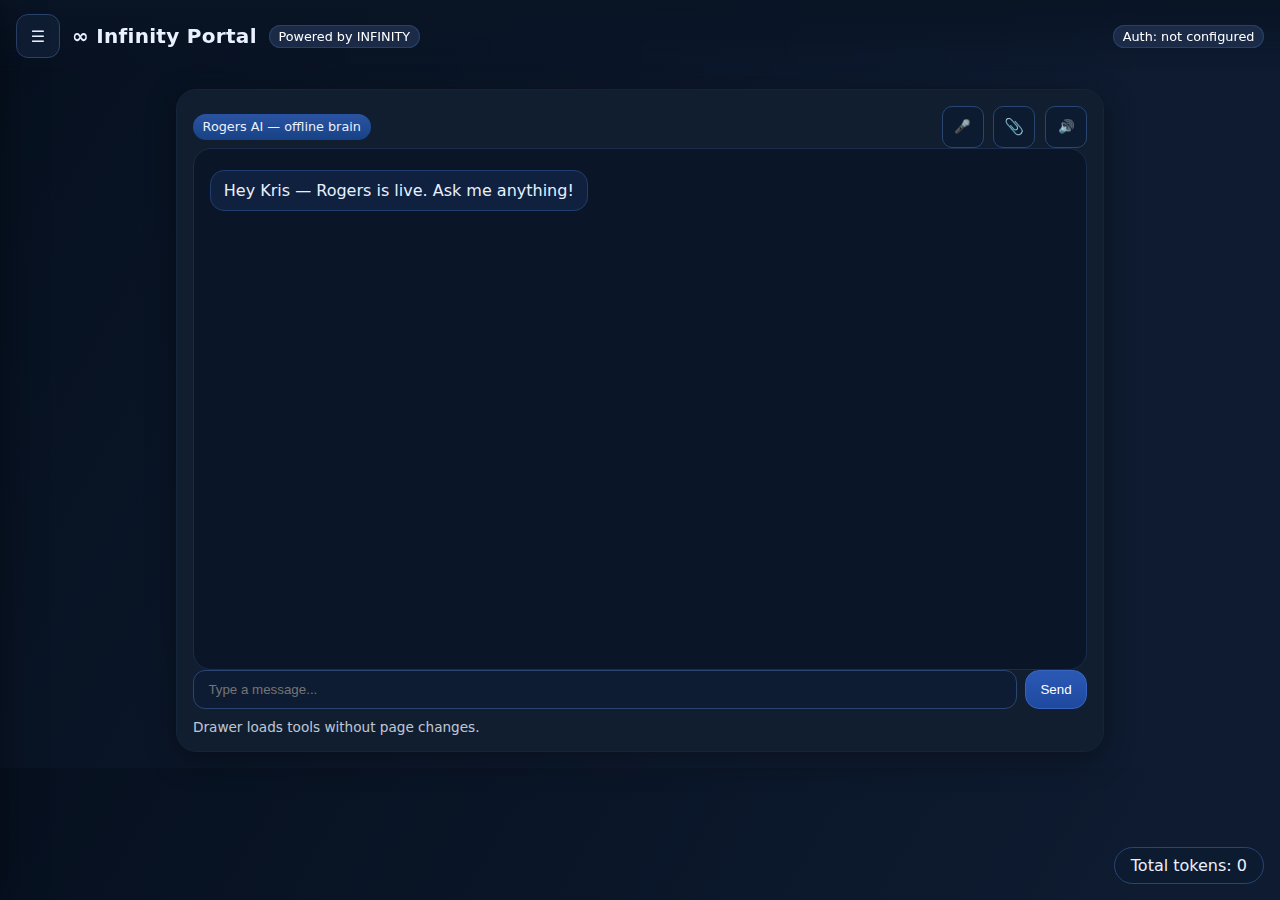
<file: portal.html>
<!doctype html>
<html lang="en">
<head>
  <meta charset="utf-8" />
  <meta name="viewport" content="width=device-width, initial-scale=1, maximum-scale=1" />
  <title>∞ Infinity Portal — Rogers</title>
  <style>
    :root{
      --bg:#0c1420; --bg2:#0f1a2a; --card:#101e30; --edge:#14243a;
      --text:#eaf1ff; --muted:#a7b6d9; --brand:#1f6fff; --chip:#2563eb;
      --ok:#22c55e; --warn:#f59e0b; --danger:#ef4444;
    }
    *{box-sizing:border-box} body{margin:0;background:linear-gradient(120deg,#06101f,#0e1b30 70%); color:var(--text); font-family:system-ui,-apple-system,Segoe UI,Roboto,Ubuntu,"Helvetica Neue",Arial;}
    header{position:sticky;top:0;z-index:50;background:linear-gradient(180deg,#091425,transparent);backdrop-filter:blur(8px);}
    .bar{display:flex;align-items:center;gap:.75rem;padding:.9rem 1rem;}
    .badge{background:#1b2b47;color:#fff;border-radius:999px;padding:.25rem .6rem;font-size:.8rem;box-shadow:0 0 0 1px #274066 inset}
    .title{font-weight:800;font-size:1.25rem;letter-spacing:.3px}
    #drawerBtn{width:44px;height:44px;border-radius:12px;border:1px solid #2b436d;background:#0f1d33;display:grid;place-items:center;cursor:pointer}
    #drawer{position:fixed;top:0;left:-310px;width:300px;height:100dvh;background:#0b1526;border-right:1px solid #1e3357;box-shadow:12px 0 40px rgba(0,0,0,.35);transition:left .28s ease;z-index:60;padding:1rem}
    #drawer.open{left:0}
    .menu h3{margin:.25rem 0 .5rem 0;font-size:1rem;color:#8fb3ff}
    .menu button{width:100%;text-align:left;background:#0d1a2e;border:1px solid #223a63;color:#cfe1ff;border-radius:12px;padding:.7rem .9rem;margin:.35rem 0;cursor:pointer}
    .wrap{max-width:960px;margin:0 auto;padding:1rem}
    .cards{display:grid;gap:1rem}
    .card{background:radial-gradient(1200px 400px at 50% -100%,rgba(37,99,235,.4),transparent 60%),var(--card);border:1px solid var(--edge);border-radius:20px;padding:1rem;box-shadow:0 8px 30px rgba(0,0,0,.35)}
    .section{display:none} .section.active{display:block}
    .chip{display:inline-block;background:linear-gradient(180deg,#2a54a3,#184285);padding:.35rem .6rem;border-radius:999px;font-size:.8rem}
    .btn{background:linear-gradient(180deg,#2a59b4,#1f49a0);border:1px solid #3764bf;color:white;border-radius:14px;padding:.6rem .9rem;cursor:pointer}
    .row{display:flex;gap:.6rem;align-items:center;flex-wrap:wrap}
    .stack{display:flex;flex-direction:column;gap:.6rem}
    input[type="range"]{width:160px}
    /* Chat styles */
    .chatbox{height:58vh;min-height:360px;background:#0a1628;border:1px solid #1b2c4b;border-radius:18px;padding:1rem;display:flex;flex-direction:column}
    .bubble{max-width:78%;padding:.6rem .8rem;border-radius:14px;margin:.35rem 0}
    .me{align-self:flex-end;background:#1971ff;color:white;border:1px solid #3385ff}
    .bot{align-self:flex-start;background:#0f213e;border:1px solid #1f3e6f;color:#e7f0ff}
    .inputrow{margin-top:auto;display:flex;gap:.5rem}
    .textin{flex:1;padding:.7rem .9rem;border-radius:12px;border:1px solid #294672;background:#0e1c33;color:#e7f0ff}
    .toolbtn{width:42px;height:42px;display:grid;place-items:center;border-radius:10px;border:1px solid #294672;background:#0d1b31;color:#cfe1ff}
    canvas{width:100%;height:240px;background:#061326;border:1px solid #1a2c4d;border-radius:12px}
    .footer{opacity:.8;font-size:.85rem;margin-top:.6rem}
    .rightFloat{position:fixed;bottom:16px;right:16px;background:#0d1b31;border:1px solid #294672;border-radius:999px;padding:.5rem 1rem}
  </style>
</head>
<body>
<header>
  <div class="bar">
    <div id="drawerBtn" aria-label="Open menu">☰</div>
    <div class="title">∞ Infinity Portal</div>
    <div class="badge">Powered by INFINITY</div>
    <div style="flex:1"></div>
    <div class="badge" id="authBadge">Auth: not configured</div>
  </div>
</header>

<aside id="drawer">
  <div class="menu">
    <h3>Tools</h3>
    <button onclick="openSection('chat')">🧠 Rogers AI Chat</button>
    <button onclick="openSection('pi')">🎵 Pi Singer</button>
    <button onclick="openSection('scope')">📈 Oscilloscope</button>
    <button onclick="openSection('three')">🧊 Simple 3D</button>
    <h3>Theme</h3>
    <input type="color" value="#1f6fff" oninput="document.documentElement.style.setProperty('--brand', this.value)"/>
  </div>
</aside>

<main class="wrap">
  <div class="cards">

    <!-- Chat -->
    <section id="chat" class="card section active">
      <div class="row" style="justify-content:space-between">
        <div class="chip">Rogers AI — offline brain</div>
        <div class="row">
          <button class="toolbtn" title="Mic" onclick="startMic()">🎤</button>
          <label class="toolbtn" title="Upload">
            📎<input type="file" id="fileUp" style="display:none" onchange="handleFile(event)">
          </label>
          <button class="toolbtn" title="Read last" onclick="readLast()">🔊</button>
        </div>
      </div>
      <div id="chatbox" class="chatbox">
        <div class="bubble bot">Hey Kris — Rogers is live. Ask me anything!</div>
      </div>
      <div class="inputrow">
        <input id="message" class="textin" placeholder="Type a message..." onkeydown="if(event.key==='Enter')sendMsg()" />
        <button class="btn" onclick="sendMsg()">Send</button>
      </div>
      <div class="footer">Drawer loads tools without page changes.</div>
    </section>

    <!-- Pi Singer -->
    <section id="pi" class="card section">
      <div class="chip">Pi Singer · Web Audio</div>
      <div class="row">
        <label>Digits:</label>
        <input id="digits" type="number" min="8" max="2000" value="64"/>
        <label>BPM:</label>
        <input id="bpm" type="range" min="40" max="220" value="120"/>
        <span id="bpmv">120</span>
        <button class="btn" onclick="playPi()">Play</button>
        <button class="btn" onclick="stopAll()">Stop</button>
      </div>
      <canvas id="piScope"></canvas>
      <div class="footer">Maps π digits to a pentatonic scale; shows live waveform.</div>
    </section>

    <!-- Oscilloscope / Signal Generator -->
    <section id="scope" class="card section">
      <div class="chip">Signal Generator + Scope</div>
      <div class="row">
        <label>Mode:</label>
        <select id="modeSel">
          <option value="single">Single frequency</option>
          <option value="two">Two tones</option>
          <option value="chord">Chord (3)</option>
        </select>
        <label>Freq (Hz):</label><input id="f1" type="range" min="50" max="2000" value="440"/><span id="f1v">440</span>
        <label id="f2lbl" style="display:none">F2:</label><input id="f2" type="range" min="50" max="2000" value="660" style="display:none"/><span id="f2v" style="display:none">660</span>
        <label id="f3lbl" style="display:none">F3:</label><input id="f3" type="range" min="50" max="2000" value="880" style="display:none"/><span id="f3v" style="display:none">880</span>
        <label>Amplitude:</label><input id="amp" type="range" min="0" max="1" step="0.01" value="0.3"/><span id="ampv">0.30</span>
        <label>Beat (Hz):</label><input id="beat" type="range" min="0" max="20" step="0.1" value="2"/><span id="beatv">2.0</span>
        <button class="btn" onclick="startGen()">Start</button>
        <button class="btn" onclick="stopAll()">Stop</button>
      </div>
      <canvas id="scopeCanvas"></canvas>
    </section>

    <!-- Simple 3D -->
    <section id="three" class="card section">
      <div class="chip">Simple 3D Panel</div>
      <div style="height:260px;display:grid;place-items:center;background:#0a1628;border:1px solid #1b2c4b;border-radius:12px;perspective:800px">
        <div id="cube" style="width:120px;height:120px;position:relative;transform-style:preserve-3d;animation:spin 7s linear infinite">
          <div style="position:absolute;inset:0;background:#1f6fff11;border:1px solid #2f66cc;border-radius:12px;display:grid;place-items:center;transform:translateZ(60px);">∞</div>
          <div style="position:absolute;inset:0;background:#1f6fff11;border:1px solid #2f66cc;border-radius:12px;display:grid;place-items:center;transform:rotateY(90deg) translateZ(60px);">∞</div>
          <div style="position:absolute;inset:0;background:#1f6fff11;border:1px solid #2f66cc;border-radius:12px;display:grid;place-items:center;transform:rotateY(-90deg) translateZ(60px);">∞</div>
          <div style="position:absolute;inset:0;background:#1f6fff11;border:1px solid #2f66cc;border-radius:12px;display:grid;place-items:center;transform:rotateX(90deg) translateZ(60px);">∞</div>
          <div style="position:absolute;inset:0;background:#1f6fff11;border:1px solid #2f66cc;border-radius:12px;display:grid;place-items:center;transform:rotateX(-90deg) translateZ(60px);">∞</div>
          <div style="position:absolute;inset:0;background:#1f6fff11;border:1px solid #2f66cc;border-radius:12px;display:grid;place-items:center;transform:rotateY(180deg) translateZ(60px);">∞</div>
        </div>
      </div>
      <style>@keyframes spin{from{transform:rotateX(0) rotateY(0)}to{transform:rotateX(360deg) rotateY(360deg)}}</style>
      <div class="footer">Lightweight CSS “3D” so it runs offline.</div>
    </section>

  </div>
</main>

<div class="rightFloat">Total tokens: <span id="tok">0</span></div>

<script>
  // Drawer
  const drawer = document.getElementById('drawer'); const btn = document.getElementById('drawerBtn');
  btn.onclick = ()=> drawer.classList.toggle('open'); document.body.addEventListener('click', e=>{ if(e.target===drawer) drawer.classList.remove('open'); });

  function openSection(id){
    document.querySelectorAll('.section').forEach(s=>s.classList.remove('active'));
    document.getElementById(id).classList.add('active'); drawer.classList.remove('open');
  }

  // --------- Chat ----------
  const box = document.getElementById('chatbox');
  const input = document.getElementById('message');
  let tokenCount = 0;
  function addBubble(text, cls){ const b=document.createElement('div'); b.className='bubble '+cls; b.textContent=text; box.appendChild(b); box.scrollTop=box.scrollHeight; return b; }
  function sendMsg(){
    const text = input.value.trim(); if(!text) return;
    addBubble(text,'me'); input.value='';
    // Offline brain - client-side only
    const reply = getOfflineReply(text);
    setTimeout(()=>{
      addBubble(reply, 'bot');
      tokenCount += (text.length + reply.length);
      document.getElementById('tok').textContent = tokenCount;
      if(localStorage.getItem('tts')==='1'){ speechSynthesis.speak(new SpeechSynthesisUtterance(reply)); }
    }, 300);
  }
  function getOfflineReply(msg){
    const m = (msg || "").trim().toLowerCase();
    if(!m) return "Say something and I'll respond. Microphone works too—try the 🎤 button.";
    const responses = {
      "hi": "Hi! Rogers here—local, offline, and ready.",
      "hello": "Hello! Rogers is live on your device (no keys needed).",
      "who are you": "I'm Rogers (offline edition). I can chat, play tones, and run tools locally.",
      "yahoo": "Yahoo — an American web services brand known for search, mail, and news.",
      "what is infinity": "In this portal, ∞ is your unified UI. One script hosts many tools on one port.",
      "help": "Use the drawer ☰ to switch tools. Chat supports mic input, uploads, and read‑aloud."
    };
    for(const [k,v] of Object.entries(responses)){ if(m.includes(k)) return v; }
    if(m.startsWith("define ")){
      const term = m.replace("define","").trim();
      return term.charAt(0).toUpperCase() + term.slice(1) + ": a concept you asked me to define. (Offline mode—no web).";
    }
    return "I got you. I'm running in offline mode, so I'll keep it short. Use the drawer to open Pi Singer, Oscilloscope, or the 3D panel. This is a static GitHub Pages hosted version!";
  }
  function readLast(){
    const bubbles=[...document.querySelectorAll('.bubble.bot')]; if(!bubbles.length) return;
    speechSynthesis.speak(new SpeechSynthesisUtterance(bubbles[bubbles.length-1].textContent));
  }
  // Mic
  function startMic(){
    try{
      const SR = window.SpeechRecognition || window.webkitSpeechRecognition; const r = new SR();
      r.lang='en-US'; r.interimResults=false; r.maxAlternatives=1; r.onresult=(e)=>{ input.value = e.results[0][0].transcript; sendMsg(); }; r.onerror=(e)=>{ addBubble("Mic error: "+e.error,'bot'); }; r.start();
    }catch(e){ addBubble("Speech recognition not available in this browser.",'bot'); }
  }
  // Upload (shows file name back via chat)
  function handleFile(ev){ const f=ev.target.files[0]; if(!f) return; addBubble("Got file: "+f.name+" ("+f.size+" bytes). I can parse text files locally.",'bot'); }

  // --------- Pi Singer ---------
  let ac, master, analyser, scopeTimer, nodes=[];
  const piDigits = "31415926535897932384626433832795028841971693993751"
                 + "058209749445923078164062862089986280348253421170679";
  function ensureAudio(){
    if(!ac){ ac = new (window.AudioContext || window.webkitAudioContext)(); master = ac.createGain(); master.gain.value = 0.2; analyser = ac.createAnalyser(); analyser.fftSize = 2048; master.connect(analyser); analyser.connect(ac.destination); }
  }
  const noteTable=[0,2,4,7,9,12,14,16,19,21]; // pentatonic mapping in semitones
  function midiToFreq(m){ return 440*Math.pow(2,(m-69)/12); }
  function playPi(){
    ensureAudio(); stopAll();
    const n = Math.max(8, Math.min(parseInt(document.getElementById('digits').value||"64"), 2000));
    const bpm = parseInt(document.getElementById('bpm').value||"120"); document.getElementById('bpmv').textContent=bpm;
    const step = 60/bpm;
    for(let i=0;i<n;i++){
      const d = parseInt(piDigits[i%piDigits.length]); const midi = 60 + noteTable[d%noteTable.length];
      const t = ac.currentTime + i*step; const o = ac.createOscillator(); const g = ac.createGain();
      o.frequency.value = midiToFreq(midi); g.gain.setValueAtTime(0, t); g.gain.linearRampToValueAtTime(0.35, t+0.01); g.gain.exponentialRampToValueAtTime(0.001, t+step*0.9);
      o.connect(g); g.connect(master); o.start(t); o.stop(t+step); nodes.push(o); nodes.push(g);
    }
    drawScope(document.getElementById('piScope'));
  }
  // --------- Signal Generator + Scope ---------
  function startGen(){
    ensureAudio(); stopAll();
    const mode = document.getElementById('modeSel').value;
    const amp = parseFloat(document.getElementById('amp').value); document.getElementById('ampv').textContent=amp.toFixed(2);
    const beat = parseFloat(document.getElementById('beat').value); document.getElementById('beatv').textContent=beat.toFixed(1);
    const t0 = ac.currentTime;
    const gains=[];
    function addOsc(freq){
      const o = ac.createOscillator(); const g = ac.createGain();
      o.type='sine'; o.frequency.value = freq;
      // Beat = slow amplitude modulation
      const lfo = ac.createOscillator(); const lfoGain = ac.createGain(); lfo.frequency.value = beat; lfoGain.gain.value = amp/2;
      lfo.connect(lfoGain).connect(g.gain);
      g.gain.value = amp/2; o.connect(g); g.connect(master);
      o.start(); lfo.start(); nodes.push(o,g,lfo,lfoGain);
    }
    const f1 = parseInt(document.getElementById('f1').value); document.getElementById('f1v').textContent=f1;
    addOsc(f1);
    if(mode!=='single'){
      const f2 = parseInt(document.getElementById('f2').value); document.getElementById('f2v').textContent=f2;
      addOsc(f2);
    }
    if(mode==='chord'){
      const f3 = parseInt(document.getElementById('f3').value); document.getElementById('f3v').textContent=f3;
      addOsc(f3);
    }
    drawScope(document.getElementById('scopeCanvas'));
  }
  function drawScope(canvas){
    if(!analyser) return;
    const ctx = canvas.getContext('2d'); const buf = new Uint8Array(analyser.fftSize);
    if(scopeTimer) cancelAnimationFrame(scopeTimer);
    function frame(){
      analyser.getByteTimeDomainData(buf);
      ctx.clearRect(0,0,canvas.width,canvas.height);
      ctx.beginPath(); const h=canvas.height, w=canvas.width;
      for(let i=0;i<w;i++){ const v = buf[Math.floor(i/buf.length*buf.length)]/128.0 - 1.0; const y = h/2 + v*h*0.4; i?ctx.lineTo(i,y):ctx.moveTo(i,y); }
      ctx.strokeStyle="#6aa7ff"; ctx.lineWidth=2; ctx.stroke();
      scopeTimer = requestAnimationFrame(frame);
    }
    frame();
  }
  function stopAll(){
    nodes.forEach(n=>{ try{ if(n.stop) n.stop(); if(n.disconnect) n.disconnect(); }catch(e){} }); nodes=[];
    if(scopeTimer) cancelAnimationFrame(scopeTimer);
  }
  // Mode UI dynamics
  const modeSel=document.getElementById('modeSel'); const f2=document.getElementById('f2'), f2v=document.getElementById('f2v'), f2lbl=document.getElementById('f2lbl');
  const f3=document.getElementById('f3'), f3v=document.getElementById('f3v'), f3lbl=document.getElementById('f3lbl');
  function refreshMode(){
    const m = modeSel.value;
    [f2,f2v,f2lbl].forEach(el=>el.style.display = (m==='single')?'none':'inline');
    [f3,f3v,f3lbl].forEach(el=>el.style.display = (m==='chord')?'inline':'none');
  }
  modeSel.addEventListener('change', refreshMode); refreshMode();
  document.getElementById('bpm').addEventListener('input', e=>document.getElementById('bpmv').textContent=e.target.value);
  ['f1','f2','f3'].forEach(id=>{ const el=document.getElementById(id); if(el) el.addEventListener('input', e=>document.getElementById(id+'v').textContent=e.target.value); });
</script>
</body>
</html>
</file>
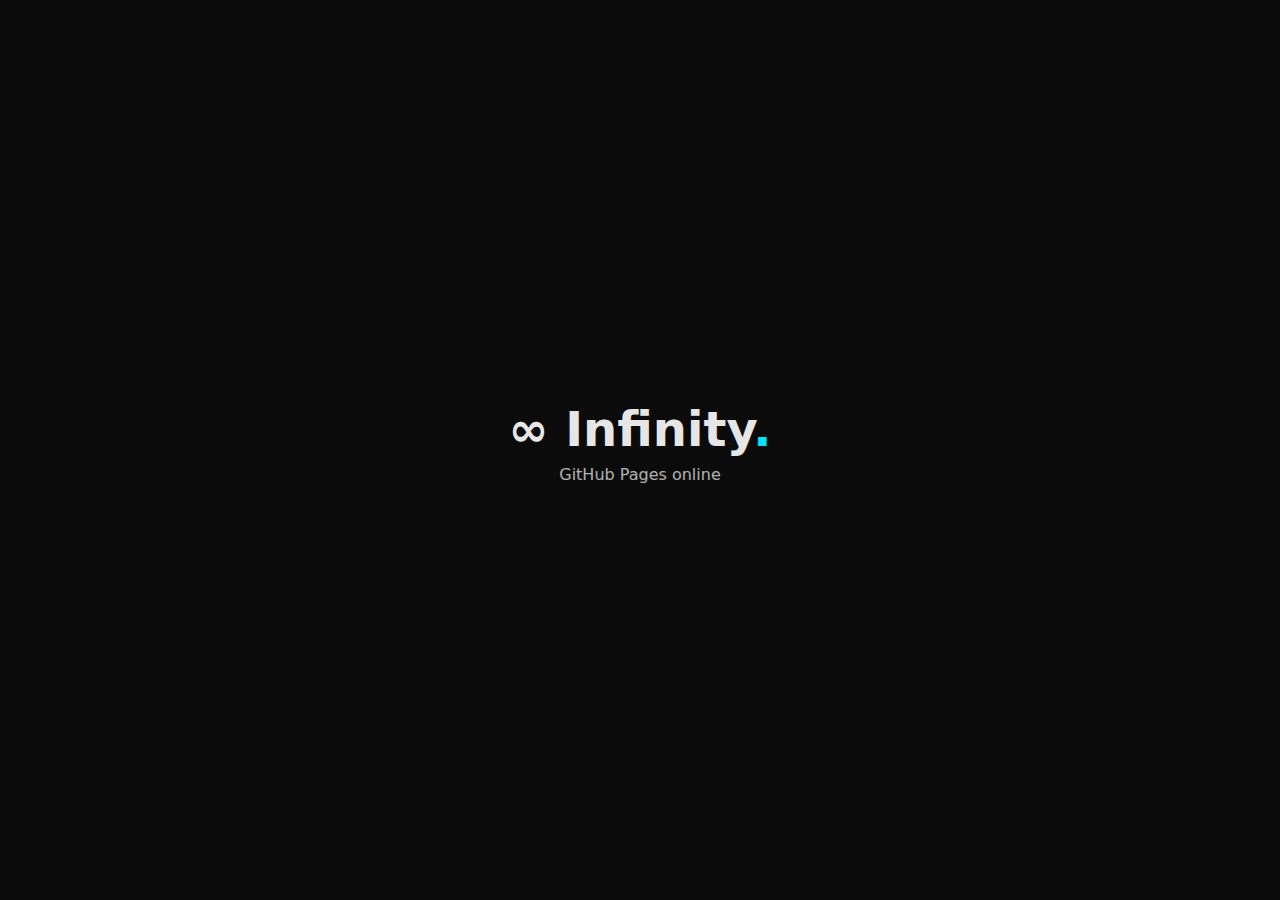
<file: .c13b0_backups/index_20251227_230025.html>
<!doctype html>
<html lang="en">
<head>
  <meta charset="utf-8">
  <title>Infinity</title>
  <meta name="viewport" content="width=device-width, initial-scale=1">
  <style>
    body {
      margin: 0;
      background: #0b0b0b;
      color: #e6e6e6;
      font-family: system-ui, -apple-system, BlinkMacSystemFont, "Segoe UI", sans-serif;
      display: flex;
      align-items: center;
      justify-content: center;
      height: 100vh;
    }
    .wrap {
      text-align: center;
    }
    h1 {
      font-size: 3rem;
      margin: 0;
    }
    p {
      opacity: 0.75;
      margin-top: 0.5rem;
    }
    .dot {
      color: #00e5ff;
    }
  </style>
</head>
<body>
  <div class="wrap">
    <h1>∞ Infinity<span class="dot">.</span></h1>
    <p>GitHub Pages online</p>
  </div>
</body>
</html>
</file>
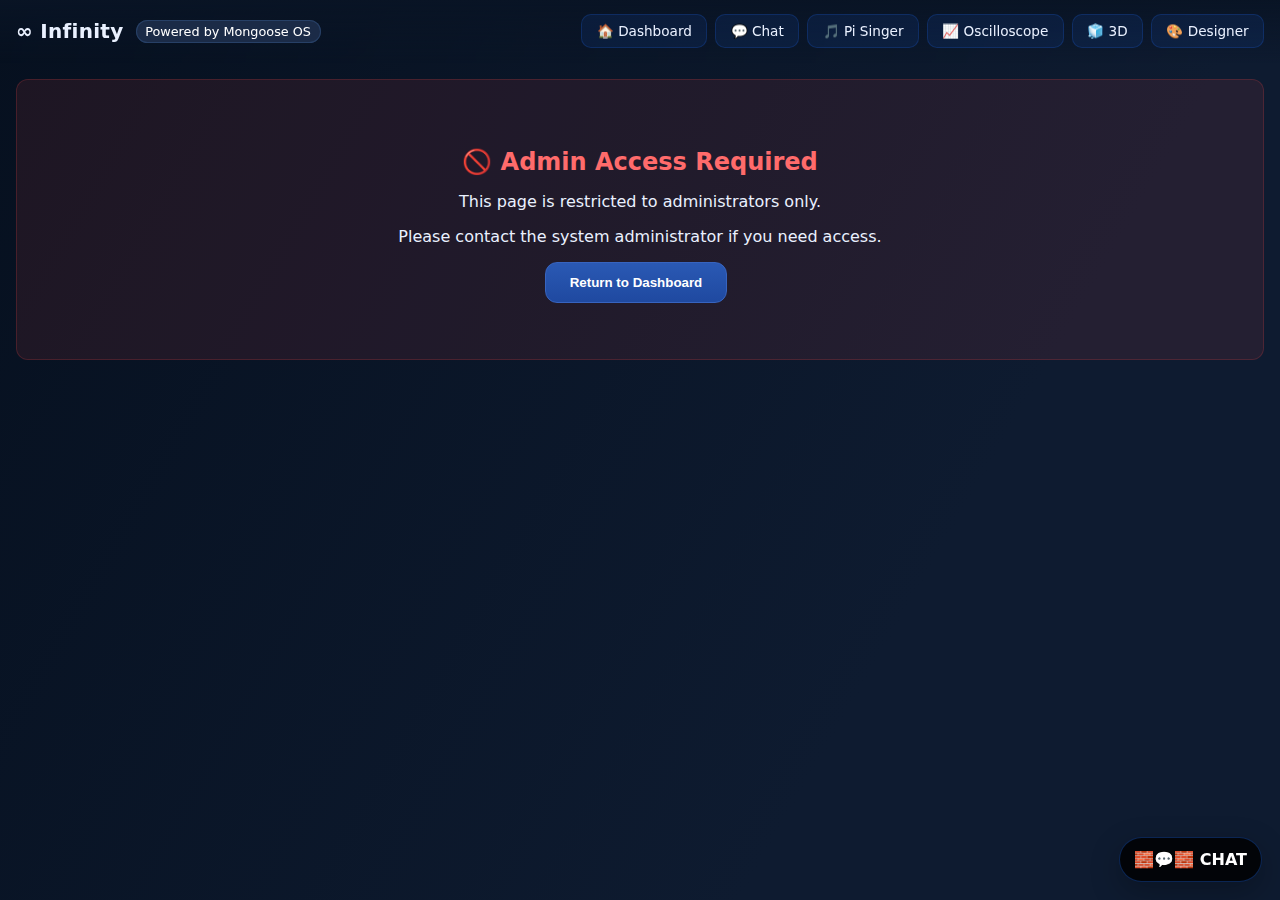
<file: admin/dashboard.html>
<!doctype html>
<html lang="en">
<head>
  <meta charset="utf-8"/>
  <meta name="viewport" content="width=device-width,initial-scale=1,viewport-fit=cover"/>
  <title>∞ Admin Dashboard - Infinity Portal</title>
  <style>
    :root {
      --bg: #0c1420;
      --bg2: #0f1a2a;
      --card: #101e30;
      --edge: #14243a;
      --text: #eaf1ff;
      --muted: #a7b6d9;
      --brand: #1f6fff;
      --chip: #2563eb;
      --ok: #22c55e;
      --warn: #f59e0b;
      --danger: #ef4444;
    }
    
    * { box-sizing: border-box; }
    
    body {
      margin: 0;
      background: linear-gradient(120deg, #06101f, #0e1b30 70%);
      color: var(--text);
      font-family: system-ui, -apple-system, Segoe UI, Roboto, Ubuntu, "Helvetica Neue", Arial;
      min-height: 100vh;
    }
    
    .wrap {
      max-width: 1400px;
      margin: 0 auto;
      padding: 1rem;
    }
    
    .card {
      background: radial-gradient(1200px 400px at 50% -100%, rgba(37, 99, 235, 0.4), transparent 60%), var(--card);
      border: 1px solid var(--edge);
      border-radius: 20px;
      padding: 1.5rem;
      box-shadow: 0 8px 30px rgba(0, 0, 0, 0.35);
      margin-bottom: 1rem;
    }
    
    .header {
      display: flex;
      justify-content: space-between;
      align-items: center;
      margin-bottom: 2rem;
    }
    
    .header h1 {
      margin: 0;
      font-size: 2rem;
      background: linear-gradient(135deg, #1f6fff, #2563eb);
      -webkit-background-clip: text;
      -webkit-text-fill-color: transparent;
      background-clip: text;
    }
    
    .admin-badge {
      padding: 0.75rem 1rem;
      border-radius: 12px;
      font-weight: 600;
      background: linear-gradient(135deg, #ffd700, #ff8c00);
      color: #000;
      display: flex;
      align-items: center;
      gap: 0.5rem;
    }
    
    .stats-grid {
      display: grid;
      grid-template-columns: repeat(auto-fit, minmax(250px, 1fr));
      gap: 1rem;
      margin-bottom: 2rem;
    }
    
    .stat-card {
      padding: 1.5rem;
      background: var(--bg2);
      border: 1px solid var(--edge);
      border-radius: 12px;
    }
    
    .stat-value {
      font-size: 2.5rem;
      font-weight: 700;
      margin-bottom: 0.5rem;
    }
    
    .stat-label {
      color: var(--muted);
      font-size: 0.9rem;
    }
    
    .section-title {
      font-size: 1.3rem;
      font-weight: 700;
      margin-bottom: 1rem;
      color: var(--brand);
    }
    
    .grid-2col {
      display: grid;
      grid-template-columns: 1fr 1fr;
      gap: 1rem;
    }
    
    @media (max-width: 968px) {
      .grid-2col {
        grid-template-columns: 1fr;
      }
    }
    
    .btn {
      padding: 0.75rem 1.5rem;
      background: linear-gradient(180deg, #2a59b4, #1f49a0);
      border: 1px solid #3764bf;
      color: white;
      border-radius: 12px;
      cursor: pointer;
      font-weight: 600;
      transition: all 0.2s;
      display: inline-block;
      margin-right: 0.5rem;
      margin-bottom: 0.5rem;
    }
    
    .btn:hover {
      transform: translateY(-2px);
      box-shadow: 0 4px 12px rgba(31, 111, 255, 0.3);
    }
    
    .btn-danger {
      background: linear-gradient(180deg, #dc2626, #991b1b);
      border-color: #dc2626;
    }
    
    .btn-success {
      background: linear-gradient(180deg, #22c55e, #16a34a);
      border-color: #22c55e;
    }
    
    .control-group {
      margin-bottom: 1.5rem;
    }
    
    .control-label {
      display: block;
      font-weight: 600;
      margin-bottom: 0.5rem;
      font-size: 0.9rem;
    }
    
    .control-input {
      width: 100%;
      padding: 0.75rem;
      border: 1px solid var(--edge);
      border-radius: 8px;
      background: var(--bg2);
      color: var(--text);
      font-size: 0.95rem;
    }
    
    .table {
      width: 100%;
      border-collapse: collapse;
    }
    
    .table th {
      text-align: left;
      padding: 0.75rem;
      background: var(--bg2);
      border-bottom: 1px solid var(--edge);
      font-weight: 600;
    }
    
    .table td {
      padding: 0.75rem;
      border-bottom: 1px solid var(--edge);
    }
    
    .table tr:hover {
      background: rgba(31, 111, 255, 0.05);
    }
    
    .badge {
      display: inline-block;
      padding: 0.25rem 0.5rem;
      border-radius: 6px;
      font-size: 0.8rem;
      font-weight: 600;
    }
    
    .badge-ok {
      background: rgba(34, 197, 94, 0.15);
      color: var(--ok);
    }
    
    .badge-warn {
      background: rgba(245, 158, 11, 0.15);
      color: var(--warn);
    }
    
    .locked-message {
      padding: 3rem;
      text-align: center;
      background: rgba(239, 68, 68, 0.1);
      border: 1px solid rgba(239, 68, 68, 0.2);
      border-radius: 12px;
    }
    
    .locked-message h2 {
      color: #ff6b6b;
      margin-bottom: 1rem;
    }
  </style>
</head>
<body>

<div id="infinity-header-mount"></div>

<main class="wrap">
  <div id="adminContent">
    <!-- Content loaded dynamically -->
  </div>
</main>

<script src="../pages/shared-header.js"></script>
<script src="../chat/widget.js"></script>
<script src="../tokens/economy.js"></script>

<script>
// Admin Dashboard Implementation
const tokenEconomy = new TokenEconomy();
const isAdmin = tokenEconomy.isAdmin();
const stats = tokenEconomy.getStats();

const adminContent = document.getElementById('adminContent');

if (isAdmin) {
  renderAdminDashboard();
} else {
  renderAccessDenied();
}

function renderAccessDenied() {
  adminContent.innerHTML = `
    <div class="locked-message">
      <h2>🚫 Admin Access Required</h2>
      <p>This page is restricted to administrators only.</p>
      <p>Please contact the system administrator if you need access.</p>
      <button class="btn" onclick="window.location.href='../dashboard.html'">
        Return to Dashboard
      </button>
    </div>
  `;
}

function renderAdminDashboard() {
  const pageValues = tokenEconomy.getAllPageValues();
  const totalPages = Object.keys(pageValues).length;
  const totalValue = Object.values(pageValues).reduce((sum, page) => sum + page.total, 0);
  
  adminContent.innerHTML = `
    <div class="header">
      <h1>👑 Admin Dashboard</h1>
      <div class="admin-badge">
        👑 Admin Mode Active
      </div>
    </div>

    <!-- Statistics -->
    <div class="stats-grid">
      <div class="stat-card">
        <div class="stat-value" style="color: var(--brand);">${totalPages}</div>
        <div class="stat-label">Total Pages</div>
      </div>
      <div class="stat-card">
        <div class="stat-value" style="color: #ffd700;">${totalValue}</div>
        <div class="stat-label">Total Token Value</div>
      </div>
      <div class="stat-card">
        <div class="stat-value" style="color: var(--ok);">${stats.totalInteractions}</div>
        <div class="stat-label">Total Interactions</div>
      </div>
      <div class="stat-card">
        <div class="stat-value" style="color: var(--warn);">${stats.userBalance}</div>
        <div class="stat-label">User Token Balance</div>
      </div>
    </div>

    <div class="grid-2col">
      <!-- Page Management -->
      <div class="card">
        <div class="section-title">📄 Page Management</div>
        <button class="btn btn-success" onclick="createNewPage()">
          ➕ Create New Page
        </button>
        <button class="btn" onclick="window.location.href='../designer/index.html'">
          🎨 Open Designer
        </button>
        <button class="btn" onclick="viewAllPages()">
          📋 View All Pages
        </button>
        
        <div style="margin-top: 2rem;">
          <strong>Pages by Value:</strong>
          <div id="pagesList" style="margin-top: 1rem;"></div>
        </div>
      </div>

      <!-- User & Token Management -->
      <div class="card">
        <div class="section-title">👥 User & Token Management</div>
        
        <div class="control-group">
          <label class="control-label">Add Tokens to User</label>
          <input type="number" class="control-input" id="tokenAmount" value="100" min="1">
        </div>
        
        <button class="btn btn-success" onclick="addTokens()">
          💰 Add Tokens
        </button>
        <button class="btn" onclick="viewTokenHistory()">
          📊 Token History
        </button>
        
        <div style="margin-top: 2rem;">
          <strong>Current User Balance:</strong> ${stats.userBalance} tokens<br>
          <strong>Designer Access:</strong> ${stats.hasDesignerAccess ? '✅ Granted' : '❌ Denied'}
        </div>
      </div>
    </div>

    <!-- Mongoose Configuration -->
    <div class="card">
      <div class="section-title">🦎 Mongoose OS Configuration</div>
      
      <div class="grid-2col">
        <div class="control-group">
          <label class="control-label">AI Endpoint</label>
          <input type="text" class="control-input" id="aiEndpoint" value="/router/ask">
        </div>
        
        <div class="control-group">
          <label class="control-label">Auth Endpoint</label>
          <input type="text" class="control-input" id="authEndpoint" value="/router/auth">
        </div>
      </div>
      
      <div class="control-group">
        <label class="control-label">Token Cost Per Query</label>
        <input type="number" class="control-input" id="queryCost" value="1" min="1">
      </div>
      
      <button class="btn btn-success" onclick="saveMongooseConfig()">
        💾 Save Configuration
      </button>
      <button class="btn" onclick="testMongooseConnection()">
        🔗 Test Connection
      </button>
    </div>

    <!-- System Controls -->
    <div class="card">
      <div class="section-title">⚙️ System Controls</div>
      
      <button class="btn" onclick="exportSystemData()">
        📤 Export All Data
      </button>
      <button class="btn" onclick="viewLogs()">
        📋 View System Logs
      </button>
      <button class="btn btn-danger" onclick="resetSystem()">
        ⚠️ Reset All Data
      </button>
    </div>
  `;
  
  // Populate pages list
  renderPagesList(pageValues);
}

function renderPagesList(pageValues) {
  const container = document.getElementById('pagesList');
  if (!container) return;
  
  const sorted = Object.entries(pageValues).sort((a, b) => b[1].total - a[1].total);
  
  if (sorted.length === 0) {
    container.innerHTML = '<p style="color: var(--muted);">No pages yet</p>';
    return;
  }
  
  let html = '<table class="table"><thead><tr><th>Page</th><th>Value</th><th>Breakdown</th></tr></thead><tbody>';
  
  sorted.forEach(([name, value]) => {
    html += `
      <tr>
        <td>${name}</td>
        <td><strong>${value.total}</strong></td>
        <td style="font-size: 0.85rem;">${value.emoji}</td>
      </tr>
    `;
  });
  
  html += '</tbody></table>';
  container.innerHTML = html;
}

// Admin Actions
function createNewPage() {
  window.location.href = '../designer/index.html';
}

function viewAllPages() {
  alert('All Pages:\n\n' + Object.keys(tokenEconomy.getAllPageValues()).join('\n') || 'No pages yet');
}

function addTokens() {
  const amount = parseInt(document.getElementById('tokenAmount').value);
  if (amount > 0) {
    const newBalance = tokenEconomy.addUserTokens(amount);
    alert(`✅ Added ${amount} tokens!\n\nNew balance: ${newBalance} tokens`);
    renderAdminDashboard();
  }
}

function viewTokenHistory() {
  const usage = tokenEconomy.getTokenUsage();
  if (usage.length === 0) {
    alert('No token usage history yet.');
  } else {
    alert(`Token Usage History:\n\nTotal entries: ${usage.length}\nLast 5 entries:\n${JSON.stringify(usage.slice(-5), null, 2)}`);
  }
}

function saveMongooseConfig() {
  const config = {
    aiEndpoint: document.getElementById('aiEndpoint').value,
    authEndpoint: document.getElementById('authEndpoint').value,
    queryCost: parseInt(document.getElementById('queryCost').value)
  };
  
  localStorage.setItem('mongoose_admin_config', JSON.stringify(config));
  alert('✅ Mongoose configuration saved!');
}

function testMongooseConnection() {
  alert('Testing Mongoose OS connection...\n\nThis feature will test the API endpoints when the backend is running.');
}

function exportSystemData() {
  const data = {
    tokenEconomy: tokenEconomy.state,
    mongoose: JSON.parse(localStorage.getItem('mongoose_admin_config') || '{}'),
    pages: JSON.parse(localStorage.getItem('designer_pages') || '[]'),
    timestamp: new Date().toISOString()
  };
  
  const blob = new Blob([JSON.stringify(data, null, 2)], { type: 'application/json' });
  const url = URL.createObjectURL(blob);
  const a = document.createElement('a');
  a.href = url;
  a.download = `infinity-export-${Date.now()}.json`;
  a.click();
}

function viewLogs() {
  alert('System Logs:\n\nLog viewer coming soon!\nThis will show authentication, page access, and token transaction logs.');
}

function resetSystem() {
  if (confirm('⚠️ WARNING: This will reset ALL system data!\n\nThis includes:\n- Token economy data\n- User balances\n- Page configurations\n- Mongoose settings\n\nAre you sure?')) {
    if (confirm('This action cannot be undone. Continue?')) {
      tokenEconomy.reset();
      localStorage.removeItem('mongoose_admin_config');
      localStorage.removeItem('designer_pages');
      alert('✅ System has been reset!');
      renderAdminDashboard();
    }
  }
}
</script>

</body>
</html>
</file>
